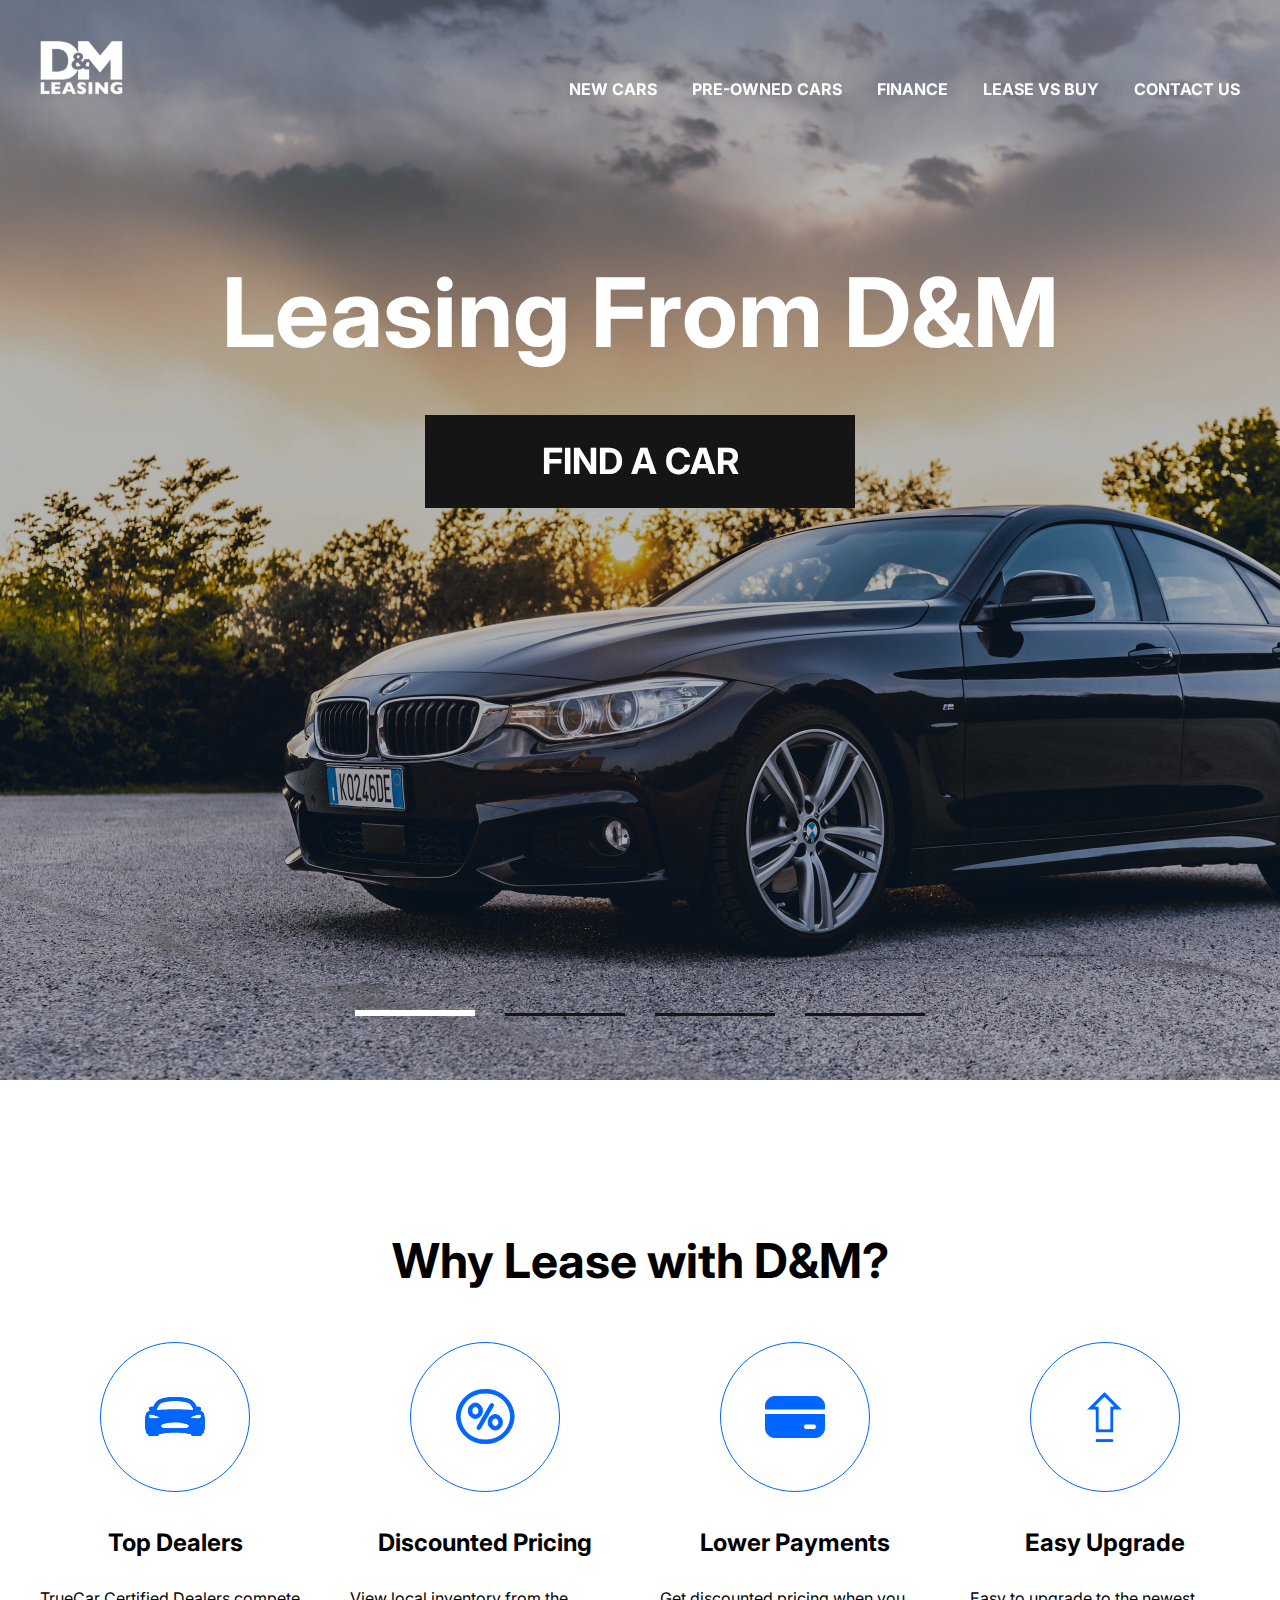
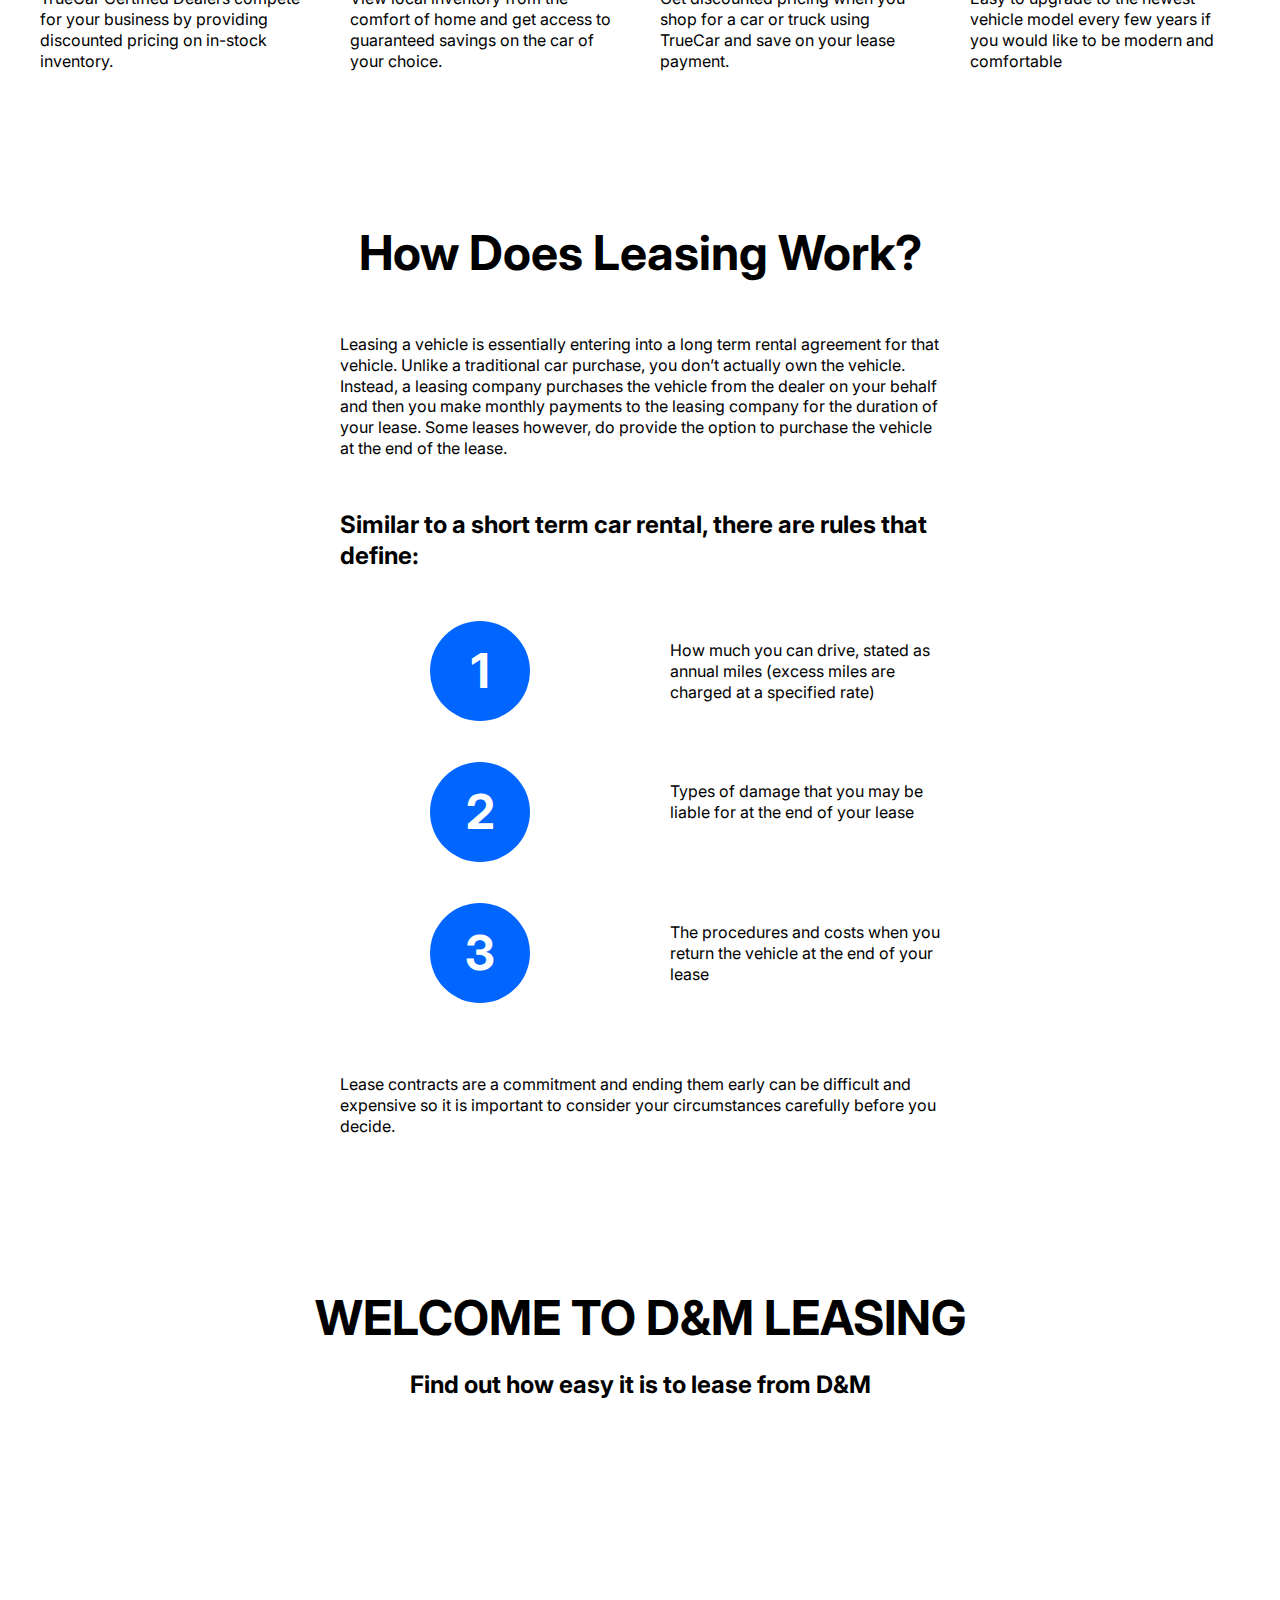
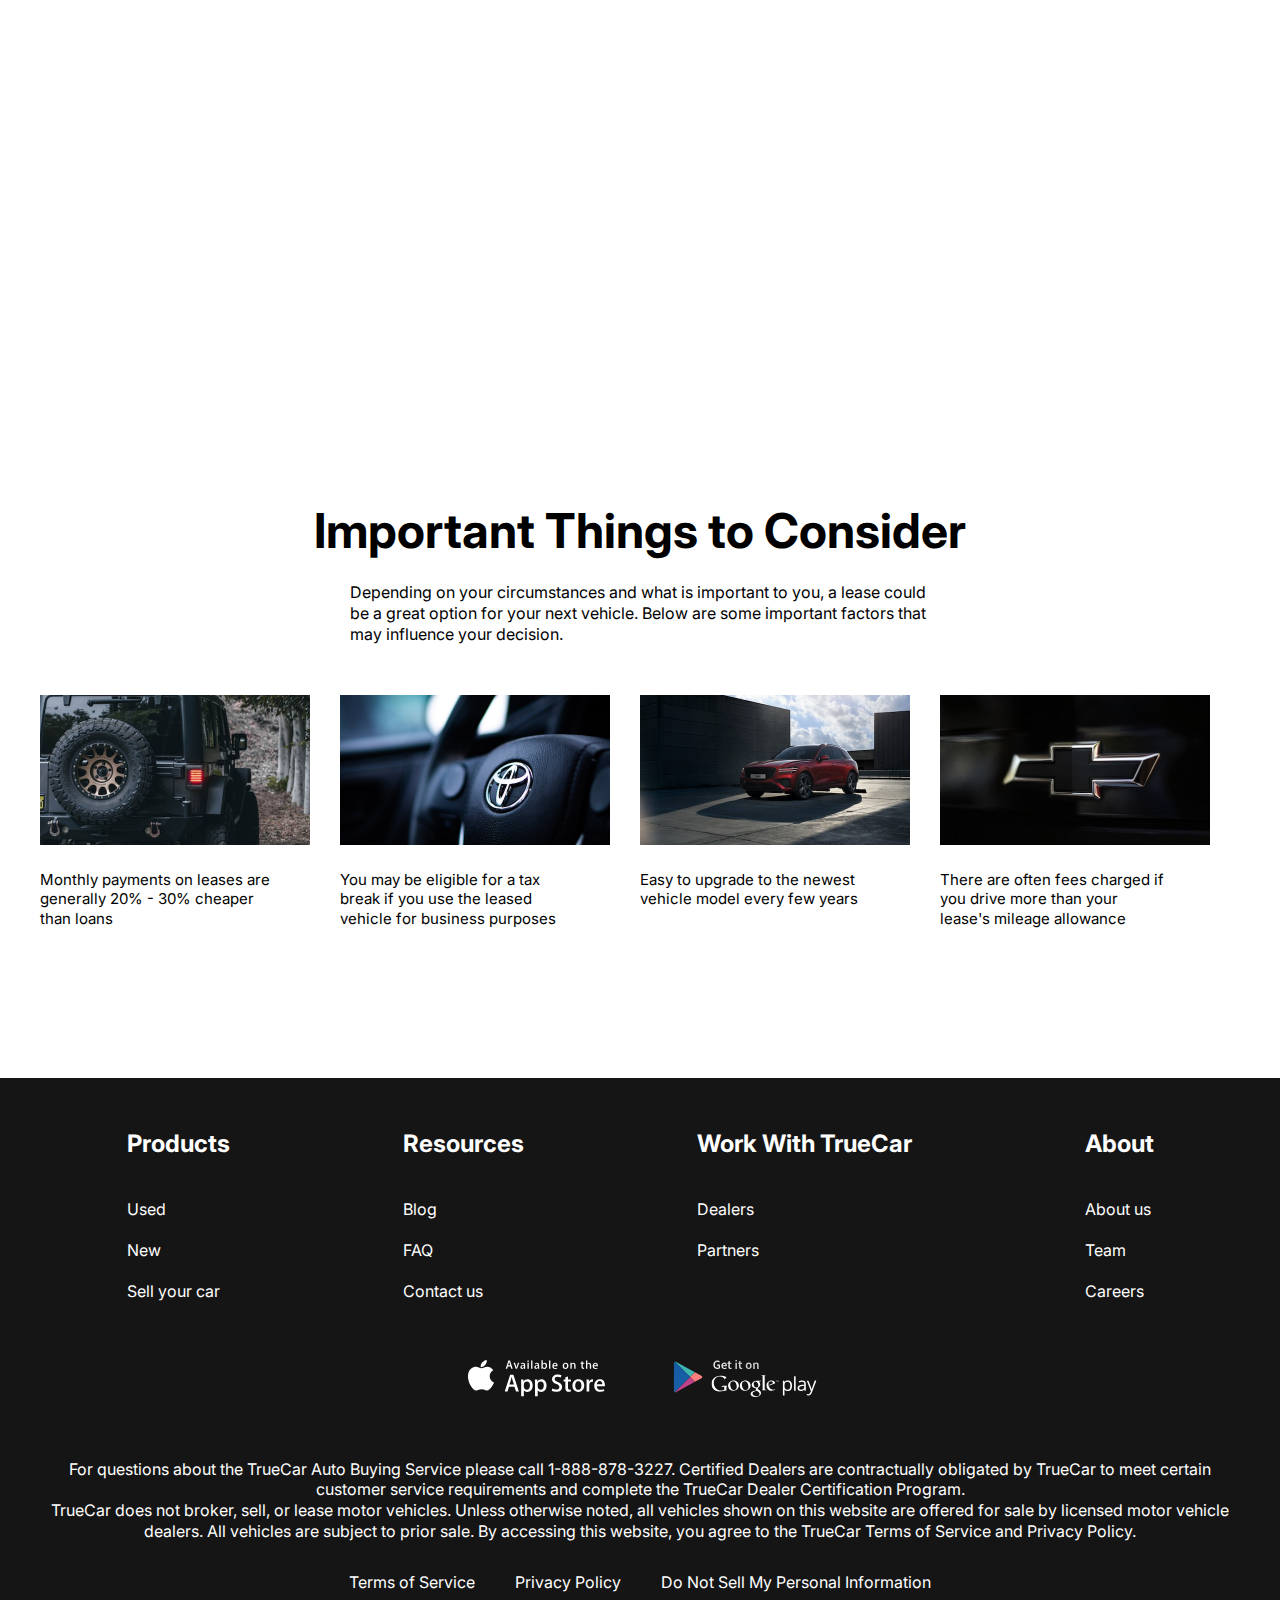
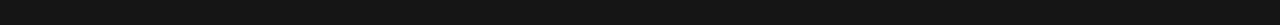
<file: Portfolio/Biggest site with 3 pages ( adaptive + js )/markup/index.html>
<!DOCTYPE html>
<html lang="en">
<head>
    <meta charset="UTF-8">
    <meta name="viewport" content="width=device-width, initial-scale=1.0">
    <title>Document</title>
    <link rel="preconnect" href="https://fonts.googleapis.com">
    <link rel="preconnect" href="https://fonts.gstatic.com" crossorigin>
    <link href="https://fonts.googleapis.com/css2?family=Inter:wght@400;700&family=Montserrat:ital,wght@0,300;0,400;0,700;1,300&display=swap" rel="stylesheet">
    <link
    rel="stylesheet"
    href="https://cdn.jsdelivr.net/npm/swiper@10/swiper-bundle.min.css"/>
    <link rel="stylesheet" href="./css/style.css">
</head>
<body>
    
<div class="wrapper">
    <header class="header header-main">
        <div class="container">
            <div class="header__inner">
                <a href="index.html" class="logo">
                    <img class="logo__img" src="images/logo.svg" alt="">
                </a>
                <nav class="menu">
                    <button class="menu__btn">
                        <span></span>
                        <span></span>
                        <span></span>
                    </button>
                    <ul class="menu__list">
                        <li class="menu__list-item">
                            <a href="new-cars.html" class="menu__list-link">NEW CARS</a>
                        </li>
                        <li class="menu__list-item">
                            <a href="#" class="menu__list-link">PRE-OWNED CARS</a>
                        </li>
                        <li class="menu__list-item">
                            <a href="#" class="menu__list-link">FINANCE</a>
                        </li>
                        <li class="menu__list-item">
                            <a href="#" class="menu__list-link">LEASE VS BUY</a>
                        </li>
                        <li class="menu__list-item">
                            <a href="contacts.html" class="menu__list-link">CONTACT US</a>
                        </li>
                    </ul>
                </nav>
            </div>
        </div>
    </header>


    <main class="main">
        <section class="top">
            <div class="container">
                <h1 class="title">
                    Leasing From D&M
                </h1>
                <a class="top__link" href="new-cars.html">
                    FIND A CAR
                </a>
            </div>
        </section>
        <div class="slider">
            <div class="swiper">
                <div class="swiper-wrapper">
                    <div class="swiper-slide" style="background-image: url(images/slide-1.jpg); width: 1920px; height: 1080px;"></div>
                    <div class="swiper-slide" style="background-image: url(images/slide-2.jpg); width: 1920px; height: 1080px;"></div>
                    <div class="swiper-slide" style="background-image: url(images/slide-3.jpg); width: 1920px; height: 1080px;"></div>
                    <div class="swiper-slide" style="background-image: url(images/slide-4.jpg); width: 1920px; height: 1080px;"></div>
                </div>
            </div>
            <div class="swiper-pagination"></div>
        </div>
        <section class="why-lease">
            <div class="container">
                <h2 class="section-title">
                    Why Lease with D&M?
                </h2>
                <ul class="why-lease__list">
                    <li class="why-lease__item">
                        <img class="why-lease__item-img" src="./images/why-lease-1.svg" alt="">
                        <h3 class="why-lease__item-title">
                            Top Dealers
                        </h3>
                        <p class="why-lease__item-text">
                            TrueCar Certified Dealers compete for your business by providing 
                            discounted pricing on in-stock inventory.
                        </p>
                    </li>
                    <li class="why-lease__item">
                        <img class="why-lease__item-img" src="./images/why-lease-2.svg" alt="">
                        <h3 class="why-lease__item-title">
                            Discounted Pricing
                        </h3>
                        <p class="why-lease__item-text">
                            View local inventory from the comfort of home and get 
                            access to guaranteed savings on the car of your choice.
                        </p>
                    </li>
                    <li class="why-lease__item">
                        <img class="why-lease__item-img" src="./images/why-lease-3.svg" alt="">
                        <h3 class="why-lease__item-title">
                            Lower Payments
                        </h3>
                        <p class="why-lease__item-text">
                            Get discounted pricing when you shop for a car 
                            or truck using TrueCar and save on your lease payment.
                        </p>
                    </li>
                    <li class="why-lease__item">
                        <img class="why-lease__item-img" src="./images/why-lease-4.svg" alt="">
                        <h3 class="why-lease__item-title">
                            Easy Upgrade
                        </h3>
                        <p class="why-lease__item-text">
                            Easy to upgrade to the newest vehicle model 
                            every few years if you would like to be modern and comfortable
                        </p>
                    </li>
                </ul>
            </div>
        </section>
        <section class="how-does">
            <div class="container">
                <div class="how-does__inner">
                    <h2 class="section-title">
                        How Does Leasing Work?
                    </h2>
                    <p class="how-does__text">
                        Leasing a vehicle is essentially entering into a 
                        long term rental agreement for that vehicle. 
                        Unlike a traditional car purchase, you don’t actually own the vehicle. 
                        Instead, a leasing company purchases the vehicle from the dealer on your 
                        behalf and then you make monthly payments to the leasing company for the duration of your lease. 
                        Some leases however, do provide the option to purchase the vehicle at the end of the lease.
                    </p>
                    <h4 class="how-does__title">
                        Similar to a short term car rental, there are rules that define:
                    </h4>
                    <ol class="how-does__list">
                        <li class="how-does-item">
                            How much you can drive, stated as annual miles (excess miles are charged at a specified rate)
                        </li>
                        <li class="how-does-item">
                            Types of damage that you may be liable for at the end of your lease
                        </li>
                        <li class="how-does-item">
                            The procedures and costs when you return the vehicle at the end of your lease
                        </li>
                    </ol>
                    <p class="how-does__text">
                        Lease contracts are a commitment and ending them early can be difficult 
                        and expensive so it is 
                        important to consider your circumstances carefully before you decide.
                    </p>
                </div>
            </div>
        </section>
        <section class="video">
            <div class="container">
                <h2 class="section-title video__title">
                    WELCOME TO D&M LEASING
                </h2>
                <p class="video__text">
                    Find out how easy it is to lease from D&M
                </p>
                <iframe class="video__content" width="1000" height="500" src="https://www.youtube.com/embed/I8zJTDxfri4" 
                title="YouTube video player" 
                frameborder="0" allow="accelerometer; autoplay; clipboard-write; encrypted-media; gyroscope; picture-in-picture; web-share" 
                allowfullscreen>
                </iframe>
            </div>
        </section>
        <section class="important">
            <div class="container">
                <h2 class="section-title important__title">
                    Important Things to Consider
                </h2>
                <p class="important__text">
                    Depending on your circumstances and what is important to you, a lease could be a great option for your next vehicle. 
                    Below are some important factors that may influence your decision.
                </p>
                <ul class="important__list">
                    <li class="importanr__item">
                        <img class="important__item-img" src="./images/imp-1.jpg" alt="">
                        <p class="important__item-text">
                            Monthly payments on leases are generally 20% - 30% cheaper than loans
                        </p>
                    </li>
                    <li class="importanr__item">
                        <img class="important__item-img" src="./images/imp-2.jpg" alt="">
                        <p class="important__item-text">
                            You may be eligible for a tax break if you use the leased vehicle for business purposes
                        </p>
                    </li>
                    <li class="importanr__item">
                        <img class="important__item-img" src="./images/imp-3.jpg" alt="">
                        <p class="important__item-text">
                            Easy to upgrade to the newest vehicle model every few years
                        </p>
                    </li>
                    <li class="importanr__item">
                        <img class="important__item-img" src="./images/imp-4.jpg" alt="">
                        <p class="important__item-text">
                            There are often fees charged if you drive more than your lease's mileage allowance
                        </p>
                    </li>
                </ul>
            </div>
        </section>
    </main>

    
    <footer class="footer">
        <div class="container">
            <nav class="footer__menu">
                <ul class="footer__menu-list">
                    <li class="footer__menu-item">
                        <p class="footer__menu-title">Products</p>
                    </li>
                    <li class="footer__menu-item">
                        <a href="#" class="footer__menu-link">Used</a>
                    </li>
                    <li class="footer__menu-item">
                        <a href="#" class="footer__menu-link">New</a>
                    </li>
                    <li class="footer__menu-item">
                        <a href="#" class="footer__menu-link">Sell your car</a>
                    </li>
                </ul>
                <ul class="footer__menu-list">
                    <li class="footer__menu-item">
                        <p class="footer__menu-title">Resources</p>
                    </li>
                    <li class="footer__menu-item">
                        <a href="#" class="footer__menu-link">Blog</a>
                    </li>
                    <li class="footer__menu-item">
                        <a href="#" class="footer__menu-link">FAQ</a>
                    </li>
                    <li class="footer__menu-item">
                        <a href="contacts.html" class="footer__menu-link">Contact us</a>
                    </li>
                </ul>
                <ul class="footer__menu-list">
                    <li class="footer__menu-item">
                        <p class="footer__menu-title">Work With TrueCar</p>
                    </li>
                    <li class="footer__menu-item">
                        <a href="#" class="footer__menu-link">Dealers</a>
                    </li>
                    <li class="footer__menu-item">
                        <a href="#" class="footer__menu-link">Partners</a>
                    </li>
                </ul>
                <ul class="footer__menu-list">
                    <li class="footer__menu-item">
                        <p class="footer__menu-title">About</p>
                    </li>
                    <li class="footer__menu-item">
                        <a href="#" class="footer__menu-link">About us</a>
                    </li>
                    <li class="footer__menu-item">
                        <a href="#" class="footer__menu-link">Team</a>
                    </li>
                    <li class="footer__menu-item">
                        <a href="#" class="footer__menu-link">Careers</a>
                    </li>
                </ul>
            </nav>
            <ul class="app">
                <li class="app__item">
                    <a class="app__item-link" href="#">
                        <img class="app__item-img" src="images/appstore.svg" alt="">
                    </a>
                </li>
                <li class="app__item">
                    <a class="app__item-link" href="#">
                        <img class="app__item-img" src="images/googleplay.svg" alt="">
                    </a>
                </li>
            </ul>
            <div class="footer__copy">
                <p class="footer__copy-text">
                    For questions about the TrueCar Auto Buying Service please call 1-888-878-3227.
                    Certified Dealers are contractually obligated by TrueCar to meet certain customer service requirements and complete the TrueCar Dealer Certification Program.
                </p>
                <p class="footer__copy-text">
                    TrueCar does not broker, sell, or lease motor vehicles. Unless otherwise noted, all vehicles shown on this website are offered for sale by licensed motor vehicle dealers. All vehicles are subject to prior sale. By accessing this website, you agree to the TrueCar Terms of Service and Privacy Policy.
                </p>
            </div>
            <nav class="copy__nav">
                <ul class="copy__nav-list">
                    <li class="copy__nav-item">
                        <a href="#" class="copy__nav-link">Terms of Service</a>
                    </li>
                    <li class="copy__nav-item">
                        <a href="#" class="copy__nav-link">Privacy Policy</a>
                    </li>
                    <li class="copy__nav-item">
                        <a href="#" class="copy__nav-link">Do Not Sell My Personal Information</a>
                    </li>
                </ul>
            </nav>
        </div>
    </footer>
</div>

<script src="https://cdn.jsdelivr.net/npm/swiper@10/swiper-bundle.min.js"></script>
<script src="js/main.js"></script>

</body>
</html>
</file>
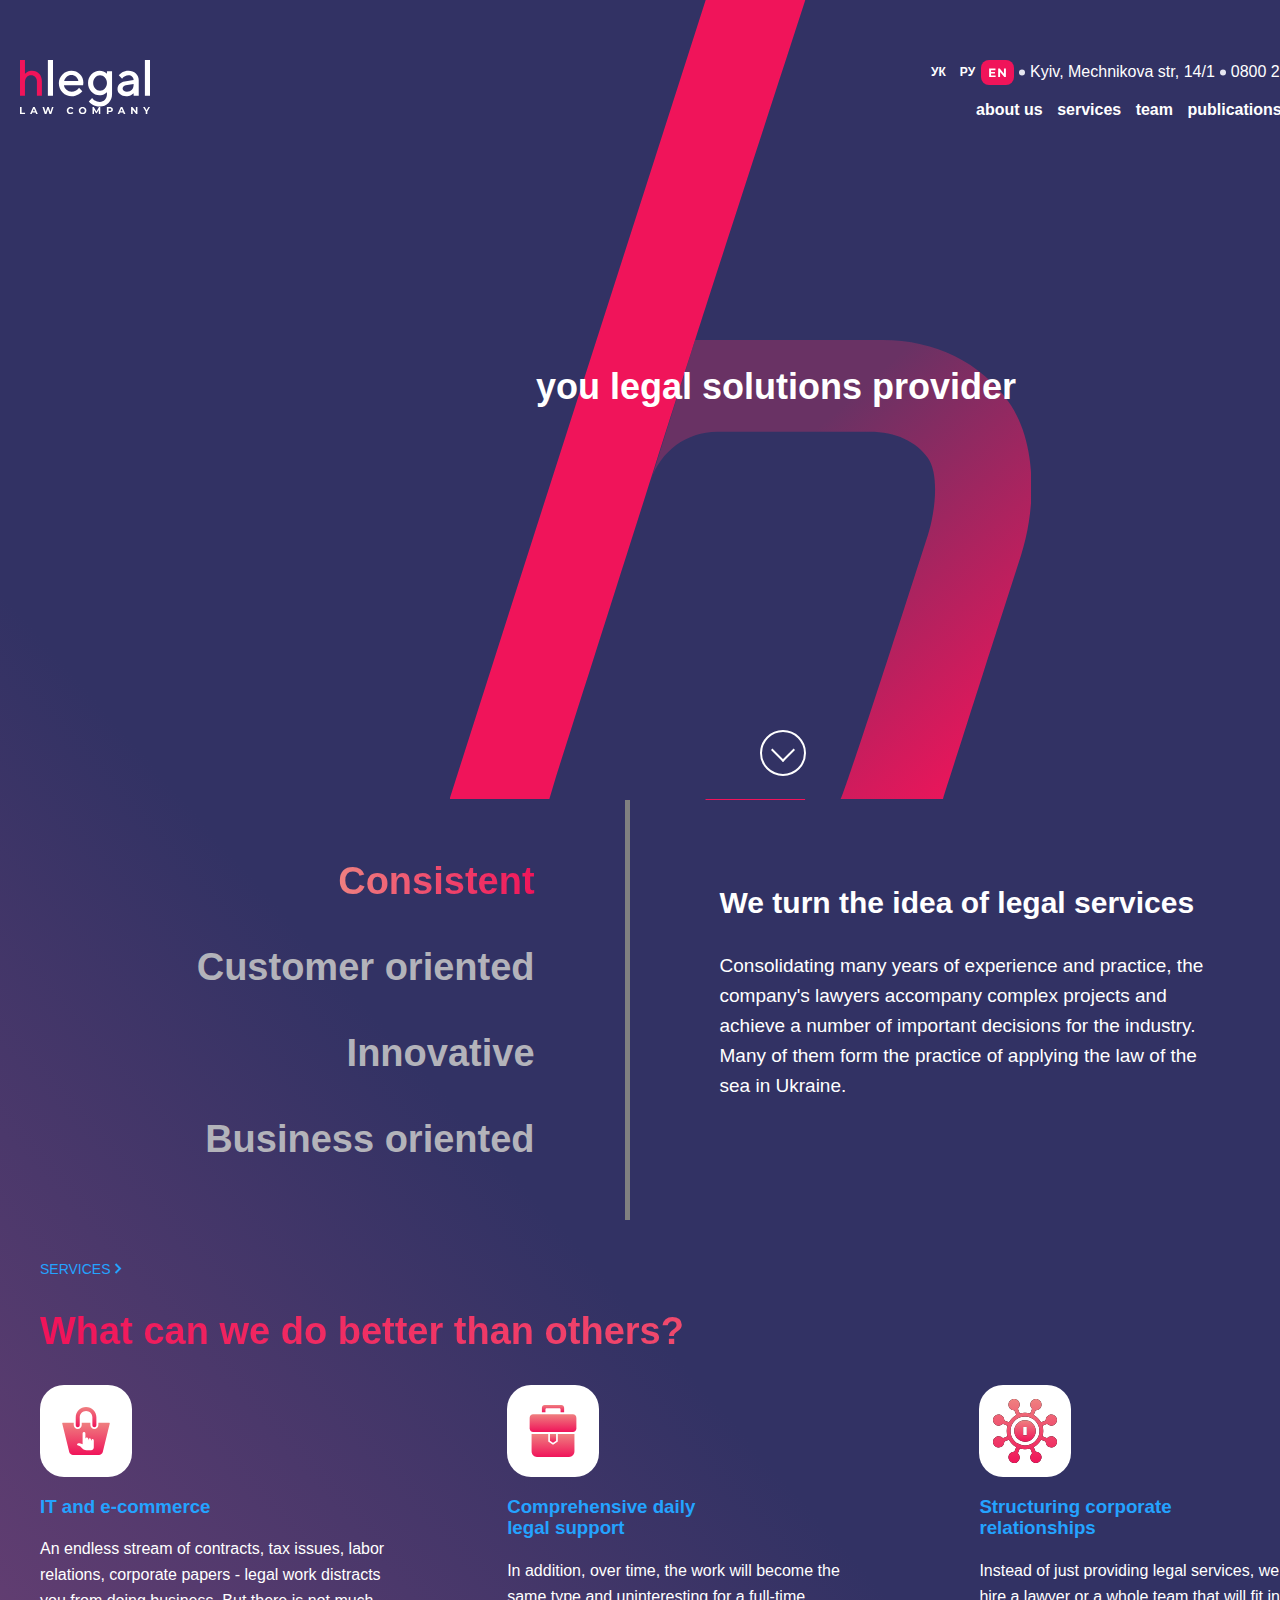
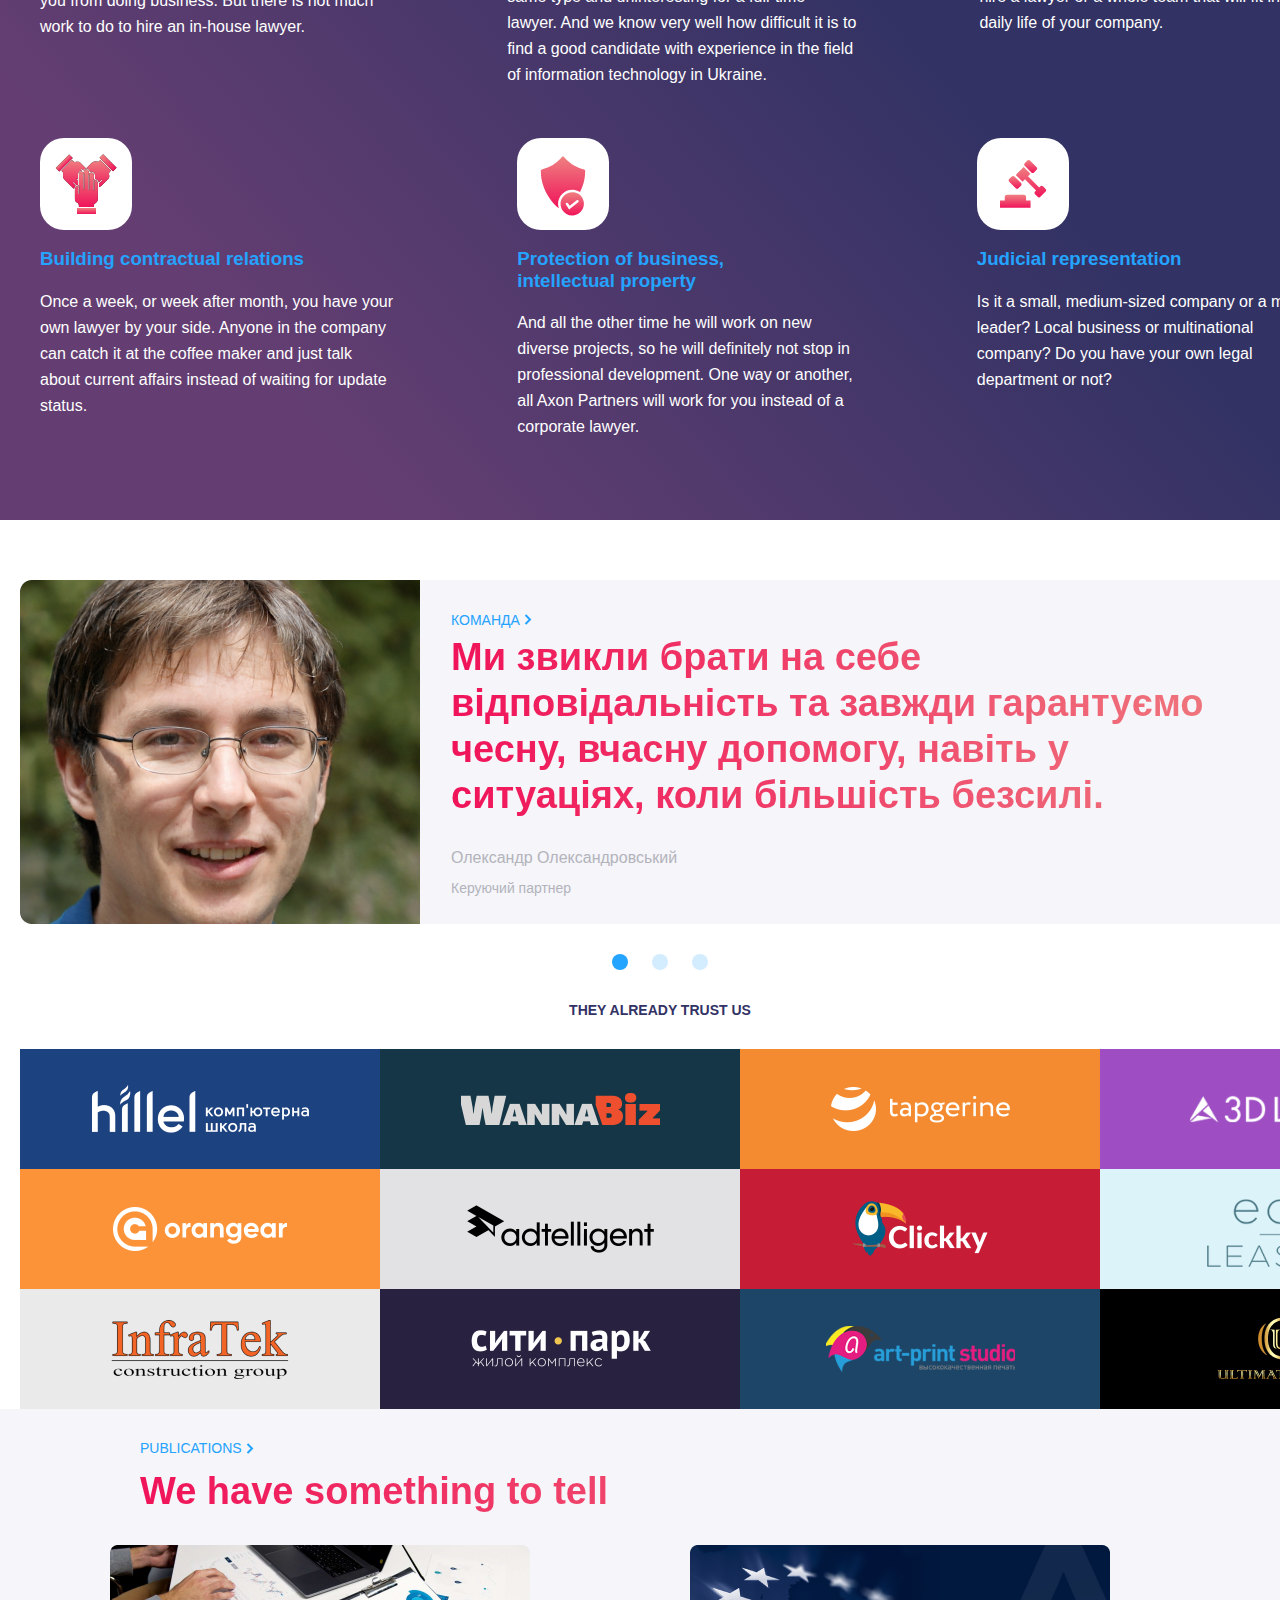
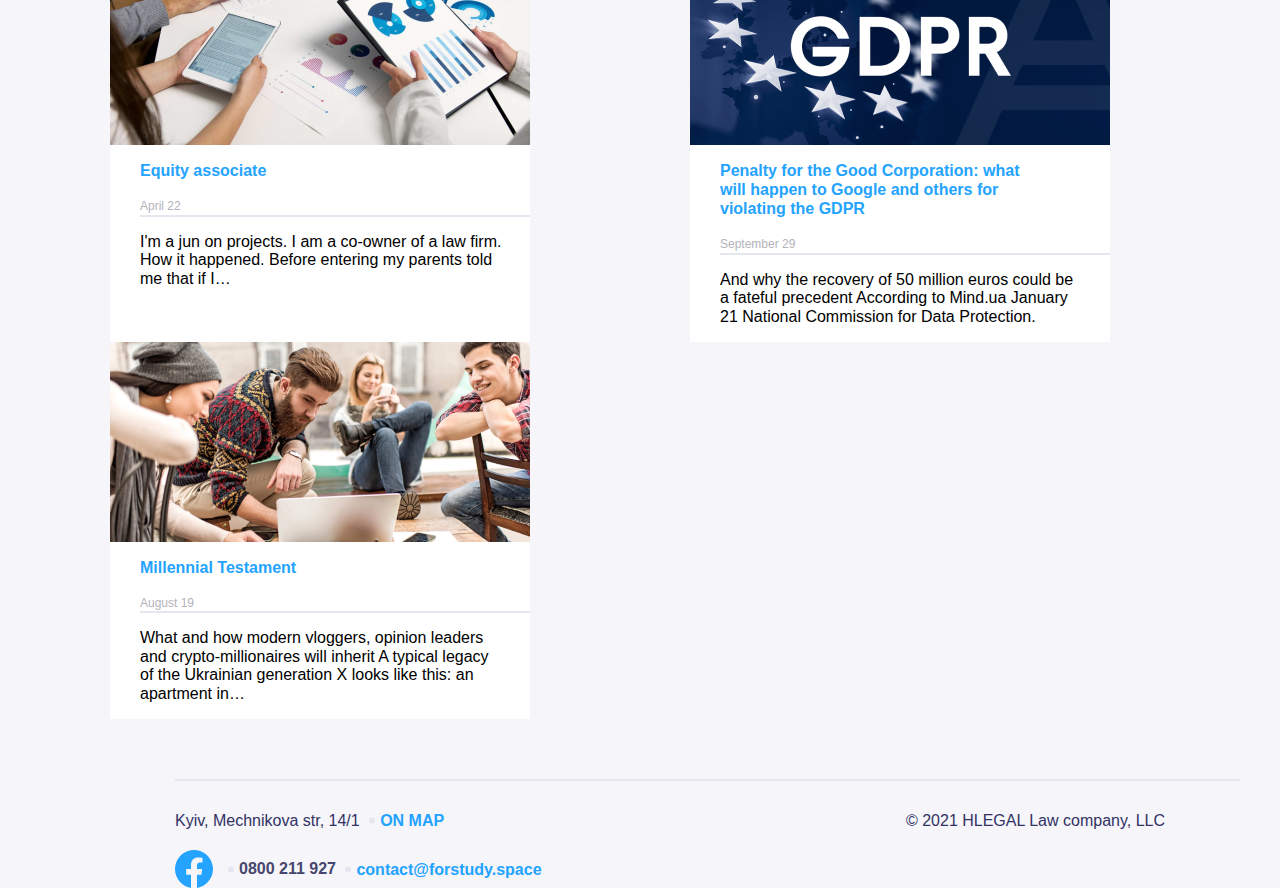
<file: Portfolio/layout site 1/markup/index.html>
<!DOCTYPE html>
<html lang="en">
<head>
    <meta charset="UTF-8">
    <meta http-equiv="X-UA-Compatible" content="IE=edge">
    <meta name="viewport" content="width=device-width, initial-scale=1.0">
    <title>Document</title>
    <link rel="stylesheet" href="./css/normalize.css">
    <link rel="stylesheet" href="./fonts/">
    <link rel="stylesheet" href="./css/style.css">
</head>
<body>
    <div id="wrapper">
        <header id="header">
    
        </header>
        <main id="main">
            <div class="navigation">
                <div class="container">
                    <div class="main-top">
                        <div class="header-top">
                            <div class="header-menu-left">
                                <a href="#">
                                    <img src="./images/logo-1.svg" alt="">
                                </a>
                                <a href="#">
                                    <img src="./images/logo-2.svg" alt="">
                                </a>
                            </div>
                        </div>
                        <div class="image-wrap">
                            <div class="title-image-wrap">
                                <h1>you legal solutions provider</h1>
                            </div>
                        </div>
                        <div class="header-menu-right">
                            <div class="contacts">
                                <a href="#" class="lang-uk">УК</a>
                                <a href="#" class="lang-ru">РУ</a>
                                <a href="#" class="leng-en"><img src="./images/logo-03.svg" alt=""></a>
                                <span><img class="footer-bot-img" src="./images/logo-04.svg" alt=""></span>
                                <span class="adress">Kyiv, Mechnikova str, 14/1</span>
                                <span><img class="footer-bot-img" src="./images/logo-04.svg" alt=""></span>
                                <a class="tell" href="tell:0800211927">0800 211 927</a>
                                <span><img class="footer-bot-img" src="./images/logo-04.svg" alt=""></span>
                                <a href="#"><img src="./images/logo-05.svg" alt=""></a>      
                            </div>
                            <div class="menu">
                                <ul>
                                    <li><a href="#">about us</a></li>
                                    <li><a href="#">services</a></li>
                                    <li><a href="#">team</a></li>
                                    <li><a href="#">publications</a></li>
                                    <li><a href="#">contact</a></li>
                                </ul>
                            </div>
                        </div> 
                    </div>
                    <div class="button-main-top">
                        <a href="#id1" class="next">next</a>
                        <!-- <a href="#id1"><img src="./images/logo-06.svg" alt=""></a> -->
                    </div>
                    <div class="main-mid">
                        <div class="container">
                            <div class="infosection-main-mid">
                                <div class="info-main-mid">
                                    <ul id="id1">
                                        <li class="color-button-mid">Consistent</li>
                                        <li>Customer oriented</li>
                                        <li>Innovative</li>
                                        <li>Business oriented</li>
                                    </ul>
                                </div>
                                <div class="information-main-mid">
                                    <h2>We turn the idea of legal services</h2>
                                    <span>Consolidating many years of experience and practice, the<br>company's lawyers accompany complex projects and<br>achieve a number of important decisions for the industry.<br>Many of them form the practice of applying the law of the<br>sea in Ukraine.</span>
                                </div>
                            </div>
                        </div>
                    </div>
                    <div class="main-bot">
                        <div class="container">
                            <div class="title-main-bot">
                                <a href="#">SERVICES <img class="symbol" src="./images/logo-07.svg" alt=""></a>
                                <h2>What can we do better than others?</h2>
                            </div>
                            <div class="infosection-main-bot">
                                <ul class="list">
                                    <li>
                                        <img src="./images/logo-08.svg" alt="">
                                        <h3>IT and e-commerce</h3>
                                        <span>An endless stream of contracts, tax issues, labor<br>relations, corporate papers - legal work distracts<br>you from doing business. But there is not much<br>work to do to hire an in-house lawyer.</span>
                                    </li>
                                    <li>
                                        <img src="./images/logo-09.svg" alt="">
                                        <h3>Comprehensive daily<br>legal support</h3>
                                        <span>In addition, over time, the work will become the<br>same type and uninteresting for a full-time<br>lawyer. And we know very well how difficult it is to<br>find a good candidate with experience in the field<br>of information technology in Ukraine.</span>
                                    </li>
                                    <li>
                                        <img src="./images/logo-10.svg" alt="">
                                        <h3>Structuring corporate<br>relationships</h3>
                                        <span>Instead of just providing legal services, we will<br>hire a lawyer or a whole team that will fit into the<br>daily life of your company.</span>
                                    </li>
                                </ul>
                            </div>
                            <div class="infosection-main-bot">
                                <ul class="list">
                                    <li>
                                        <img src="./images/logo-11.svg" alt="">
                                        <h3>Building contractual relations</h3>
                                        <span>Once a week, or week after month, you have your<br>own lawyer by your side. Anyone in the company<br>can catch it at the coffee maker and just talk<br>about current affairs instead of waiting for update<br>status.</span>
                                    </li>
                                    <li>
                                        <img src="./images/logo-12.svg" alt="">
                                        <h3>Protection of business,<br>intellectual property</h3>
                                        <span>And all the other time he will work on new<br>diverse projects, so he will definitely not stop in<br>professional development. One way or another,<br>all Axon Partners will work for you instead of a<br>corporate lawyer.</span>
                                    </li>
                                    <li>
                                        <img src="./images/logo-13.svg" alt="">
                                        <h3>Judicial representation</h3>
                                        <span>Is it a small, medium-sized company or a market<br>leader? Local business or multinational<br>company? Do you have your own legal<br>department or not?</span>
                                    </li>
                                </ul>
                            </div>
                        </div>
                    </div>
                </div>
            </div>
            <div class="member-section">
                <div class="container">
                    <div class="member-block">
                        <div class="img-member">
                            <img src="./images/img-02.png" alt="">
                        </div>
                        <div class="text-member">
                            <a href="#">КОМАНДА <img class="symbol" src="./images/logo-07.svg" alt=""></a>
                            <h3>Ми звикли брати на себе<br>відповідальність та завжди гарантуємо<br>чесну, вчасну допомогу, навіть у<br>ситуаціях, коли більшість безсилі.</h3>
                            <div class="about-member">
                                <span class="name">Олександр Олександровський</span>
                                <span class="member-position">Керуючий партнер</span>
                            </div>
                        </div>
                    </div>
                </div>
            </div>
            <div class="points">
                <div class="container">
                    <div class="links">
                        <a href="#"><img src="./images/logo-14.svg" alt=""></a>
                        <a href="#"><img src="./images/logo-15.svg" alt=""></a>
                        <a href="#"><img src="./images/logo-16.svg" alt=""></a>
                    </div>
                </div>
            </div>
            <div class="link-company">
                <div class="container">
                    <div class="link-text">
                        <a href="#id2">THEY ALREADY TRUST US</a>
                    </div>
                </div>
            </div>
            <div class="table">
                <div class="container">
                    <table class="companies">
                        <tbody id="id2">
                            <tr>
                                <td> <a href="#"><img class="img-companies" src="./images/img-03.png" alt=""></a></td>
                                <td> <a href="#"><img src="./images/img-04.png" alt=""></a></td>
                                <td> <a href="#"><img src="./images/img-05.png" alt=""></a></td>
                                <td> <a href="#"><img src="./images/img-06.png" alt=""></a></td>
                            </tr>
                            <tr>
                                <td><a href="#"><img src="./images/img-07.png" alt=""></a></td>
                                <td><a href="#"><img src="./images/img-08.png" alt=""></a></td>
                                <td><a href="#"><img src="./images/img-09.png" alt=""></a></td>
                                <td><a href="#"><img src="./images/img-10.png" alt=""></a></td>
                            </tr>
                            <tr>
                                <td><a href="#"><img src="./images/img-11.png" alt=""></a></td>
                                <td><a href="#"><img src="./images/img-12.png" alt=""></a></td>
                                <td><a href="#"><img src="./images/img-13.png" alt=""></a></td>
                                <td><a href="#"><img src="./images/img-14.png" alt=""></a></td>
                            </tr>
                        </tbody>
                    </table>
                </div>
            </div>
        </main>
        <footer id="footer">
            <div class="footer-top">
                <div class="container">
                    <div class="title-footer-top">
                        <a href="#">PUBLICATIONS <img class="symbol" src="./images/logo-07.svg" alt=""></a>
                        <h2>We have something to tell</h2>
                    </div>
                </div>
            </div>
            <div class="footer-mid">
                <div class="container">
                    <div class="footer-infoblock">
                        <div class="infosetion-footer">
                            <img src="./images/img-15.png" alt="">
                            <div class="footer-ass">
                                <h3>Equity associate</h3>
                                <span>April 22</span>
                                <div class="footer-mid-text">
                                    <p>I'm a jun on projects. I am a co-owner of a law firm.<br>How it happened. Before entering my parents told<br>me that if I…</p>
                                </div>
                            </div>
                        </div>
                        <div class="infosetion-footer">
                            <img src="./images/img-16.png" alt="">
                            <div class="footer-ass">
                                <h3>Penalty for the Good Corporation: what<br>will happen to Google and others for<br>violating the GDPR</h3>
                                <span>September 29</span>
                                <div class="footer-mid-text">
                                    <p>And why the recovery of 50 million euros could be<br>a fateful precedent According to Mind.ua January<br>21 National Commission for Data Protection.</p>
                                </div>
                            </div>
                        </div>
                        <div class="infosetion-footer">
                            <img src="./images/img-17.png" alt="">
                            <div class="footer-ass">
                                <h3>Millennial Testament</h3>
                                <span>August 19</span>
                                <div class="footer-mid-text">
                                    <p>What and how modern vloggers, opinion leaders<br>and crypto-millionaires will inherit A typical legacy<br>of the Ukrainian generation X looks like this: an<br>apartment in…</p>
                                </div>
                            </div>
                        </div>
                    </div>
                </div>
            </div>
            <div class="footer-bot">
                <div class="container">
                    <div class="footer-bot-info">
                        <div class="test">
                            <div class="contacts-top">
                                <span>Kyiv, Mechnikova str, 14/1</span>
                                <a href="#"> <img class="footer-bot-img" src="./images/logo-04.svg" alt="">ON MAP</a>
                            </div>
                            <div class="contacts-bot">
                                <a href="#"><img class="contacts-logo" src="./images/logo-17.svg" alt=""></a> <img class="footer-bot-img" src="./images/logo-04.svg" alt="">
                                <a class="tell-bot" href="tell:0800211927">0800 211 927 <img class="footer-bot-img" src="./images/logo-04.svg" alt=""></a>
                                <span>contact@forstudy.space</span>
                            </div>
                        </div>
                        <div class="footer-end">
                            <div class="container">
                                <div class="footer-end-info">
                                    <span>© 2021 HLEGAL Law company, LLC</span>
                                </div>
                            </div>
                        </div>
                    </div>
                </div>
            </div>
        </footer>
    </div>
</body>
</html>
</file>
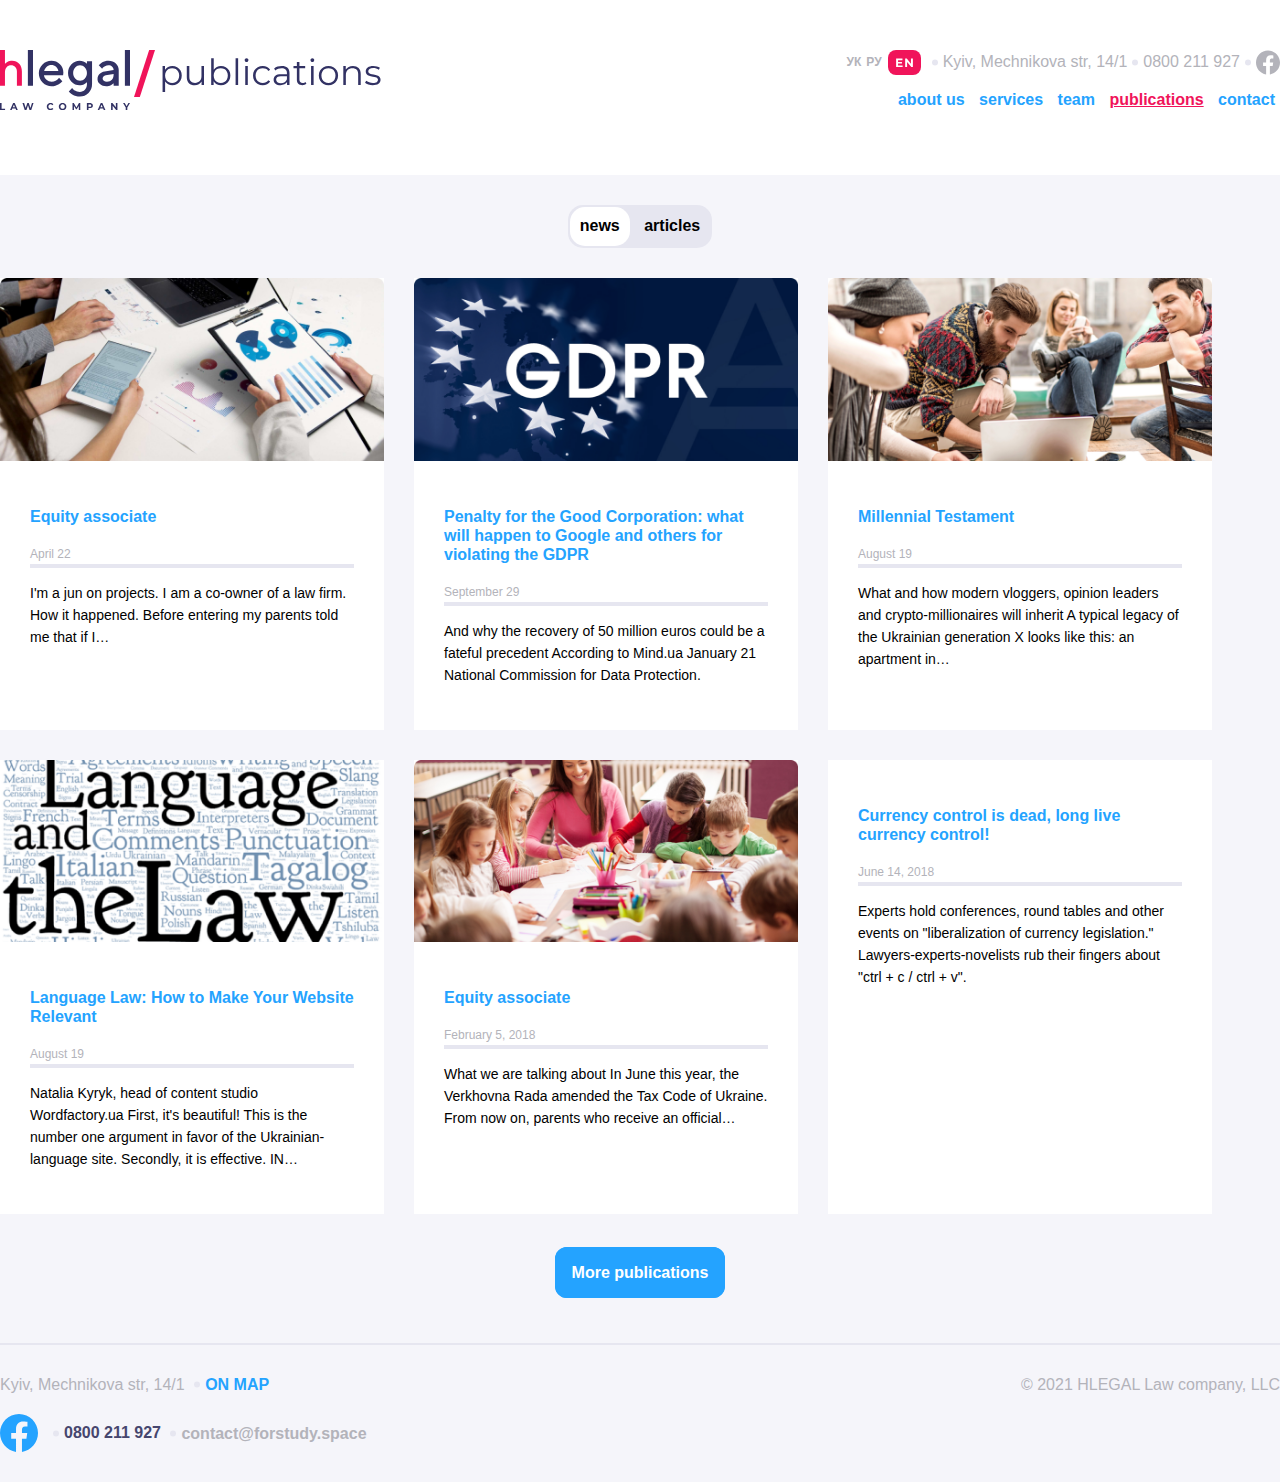
<file: Portfolio/layout site 2/markup/index.html>
<!DOCTYPE html>
<html lang="en">
<head>
    <meta charset="UTF-8">
    <meta http-equiv="X-UA-Compatible" content="IE=edge">
    <meta name="viewport" content="width=device-width, initial-scale=1.0">
    <title>Document</title>
    <link rel="stylesheet" href="./css/normalize.css">
    <link rel="stylesheet" href="./fonts/">
    <link rel="stylesheet" href="./css/style.css">
</head>
<body>
    <header id="header">
        <div class="navigation">
            <div class="container">
                <div class="header-top">
                    <div class="header-left">
                        <a href="#"><img src="./images/logo-01.svg" alt=""></a>
                    </div>
                    <div class="header-right">
                        <div class="contacts">
                            <a href="#" class="lang-uk">УК</a>
                            <a href="#" class="lang-ru">РУ</a>
                            <a href="#" class="lang-en"><img src="./images/logo-03.svg" alt=""></a>
                            <span><img class="img-point" src="./images/logo-02.svg" alt=""></span>
                            <span class="adress">Kyiv, Mechnikova str, 14/1</span>
                            <span><img class="img-point" src="./images/logo-02.svg" alt=""></span>
                            <a class="tell" href="tell:0800211927">0800 211 927</a>
                            <span><img class="img-point" src="./images/logo-02.svg" alt=""></span>
                            <a href="#"><img src="./images/logo-04.svg" alt=""></a>      
                        </div>
                        <div class="menu">
                            <!-- <input id="opener" type="checkbox"> -->
                            <label class="opener" for="opener"><span></span></label>
                            <ul class="header-menu">
                                <li><a href="#">about us</a></li>
                                <li><a href="#">services</a></li>
                                <li><a href="#">team</a></li>
                                <li class="color-button"><a href="#">publications</a></li>
                                <li><a href="#">contact</a></li>
                            </ul>
                        </div>
                    </div>
                </div>
            </div>
        </div>
    </header>
    <main id="main">
        
    </main> 
    <footer id="footer">
        <div class="footer-top">
            <div class="container">
                <div class="footer-top-buttons">
                    <div class="footer-label">
                        <button class="active">news</button>
                        <button>articles</button>
                    </div>
                </div>
                <div class="footer-list">
                    <div class="footer-info">
                        <ul class="menu-list">
                            <li>
                                <img src="./images/img-01.png" alt="">
                                <div class="menu-text">
                                    <h3>Equity associate</h3>
                                    <span>April 22</span>
                                    <div class="border">
                                        <p>I'm a jun on projects. I am a co-owner of a law firm. How it happened. Before entering my parents told me that if I…</p>
                                    </div>
                                </div>
                            </li>
                            <li>
                                <img src="./images/img-02.png" alt="">
                                <div class="menu-text">
                                    <h3>Penalty for the Good Corporation: what will happen to Google and others for violating the GDPR</h3>
                                    <span>September 29</span>
                                    <div class="border">
                                        <p>And why the recovery of 50 million euros could be a fateful precedent According to Mind.ua January 21 National Commission for Data Protection.</p>
                                    </div>
                                </div>
                            </li>
                            <li>
                                <img src="./images/img-03.png" alt="">
                                <div class="menu-text">
                                    <h3>Millennial Testament</h3>
                                    <span>August 19</span>
                                    <div class="border">
                                        <p>What and how modern vloggers, opinion leaders and crypto-millionaires will inherit A typical legacy of the Ukrainian generation X looks like this: an apartment in…</p>
                                    </div>
                                </div>
                            </li>
                            <li>
                                <img src="./images/img-04.png" alt="">
                                <div class="menu-text">
                                    <h3>Language Law: How to Make Your Website Relevant</h3>
                                    <span>August 19</span>
                                    <div class="border">
                                        <p>Natalia Kyryk, head of content studio Wordfactory.ua First, it's beautiful! This is the number one argument in favor of the Ukrainian-language site. Secondly, it is effective. IN…</p>
                                    </div>
                                </div>
                            </li>
                            <li>
                                <img src="./images/img-05.png" alt="">
                                <div class="menu-text">
                                    <h3>Equity associate</h3>
                                    <span>February 5, 2018</span>
                                    <div class="border">
                                        <p>What we are talking about In June this year, the Verkhovna Rada amended the Tax Code of Ukraine. From now on, parents who receive an official…</p>
                                    </div>
                                </div>
                            </li>
                            <li>
                                <div class="menu-text">
                                    <h3>Currency control is dead, long live currency control!</h3>
                                    <span>June 14, 2018</span>
                                    <div class="border">
                                        <p>Experts hold conferences, round tables and other events on "liberalization of currency legislation." Lawyers-experts-novelists rub their fingers about "ctrl + c / ctrl + v".</p>
                                    </div>
                                </div>
                            </li>
                        </ul>
                    </div>
                </div>
            </div>
            <div class="footer-but-link">
                <div class="link">
                    <a href="#">More publications</a>
                </div>
            </div>
        </div>
        <div class="footer-bot">
            <div class="container">
                <div class="footer-bot-info">
                    <div class="test">
                        <div class="contacts-top">
                            <span>Kyiv, Mechnikova str, 14/1</span>
                            <a href="#"><img class="img-point" src="./images/logo-02.svg" alt="">ON MAP</a>
                        </div>
                        <div class="contacts-bot">
                            <a href="#"><img class="contacts-logo" src="./images/logo-05.svg" alt=""></a> <img class="img-point" src="./images/logo-02.svg" alt="">
                            <a class="tell-bot" href="tell:0800211927">0800 211 927 <img class="img-point" src="./images/logo-02.svg" alt=""></a>
                            <span>contact@forstudy.space</span>
                        </div>
                    </div>
                    <div class="footer-end">
                        <div class="container">
                            <div class="footer-end-info">
                                <span>© 2021 HLEGAL Law company, LLC</span>
                            </div>
                        </div>
                    </div>
                </div>
            </div>
        </div>
    </footer>
</body>
</html>
</file>
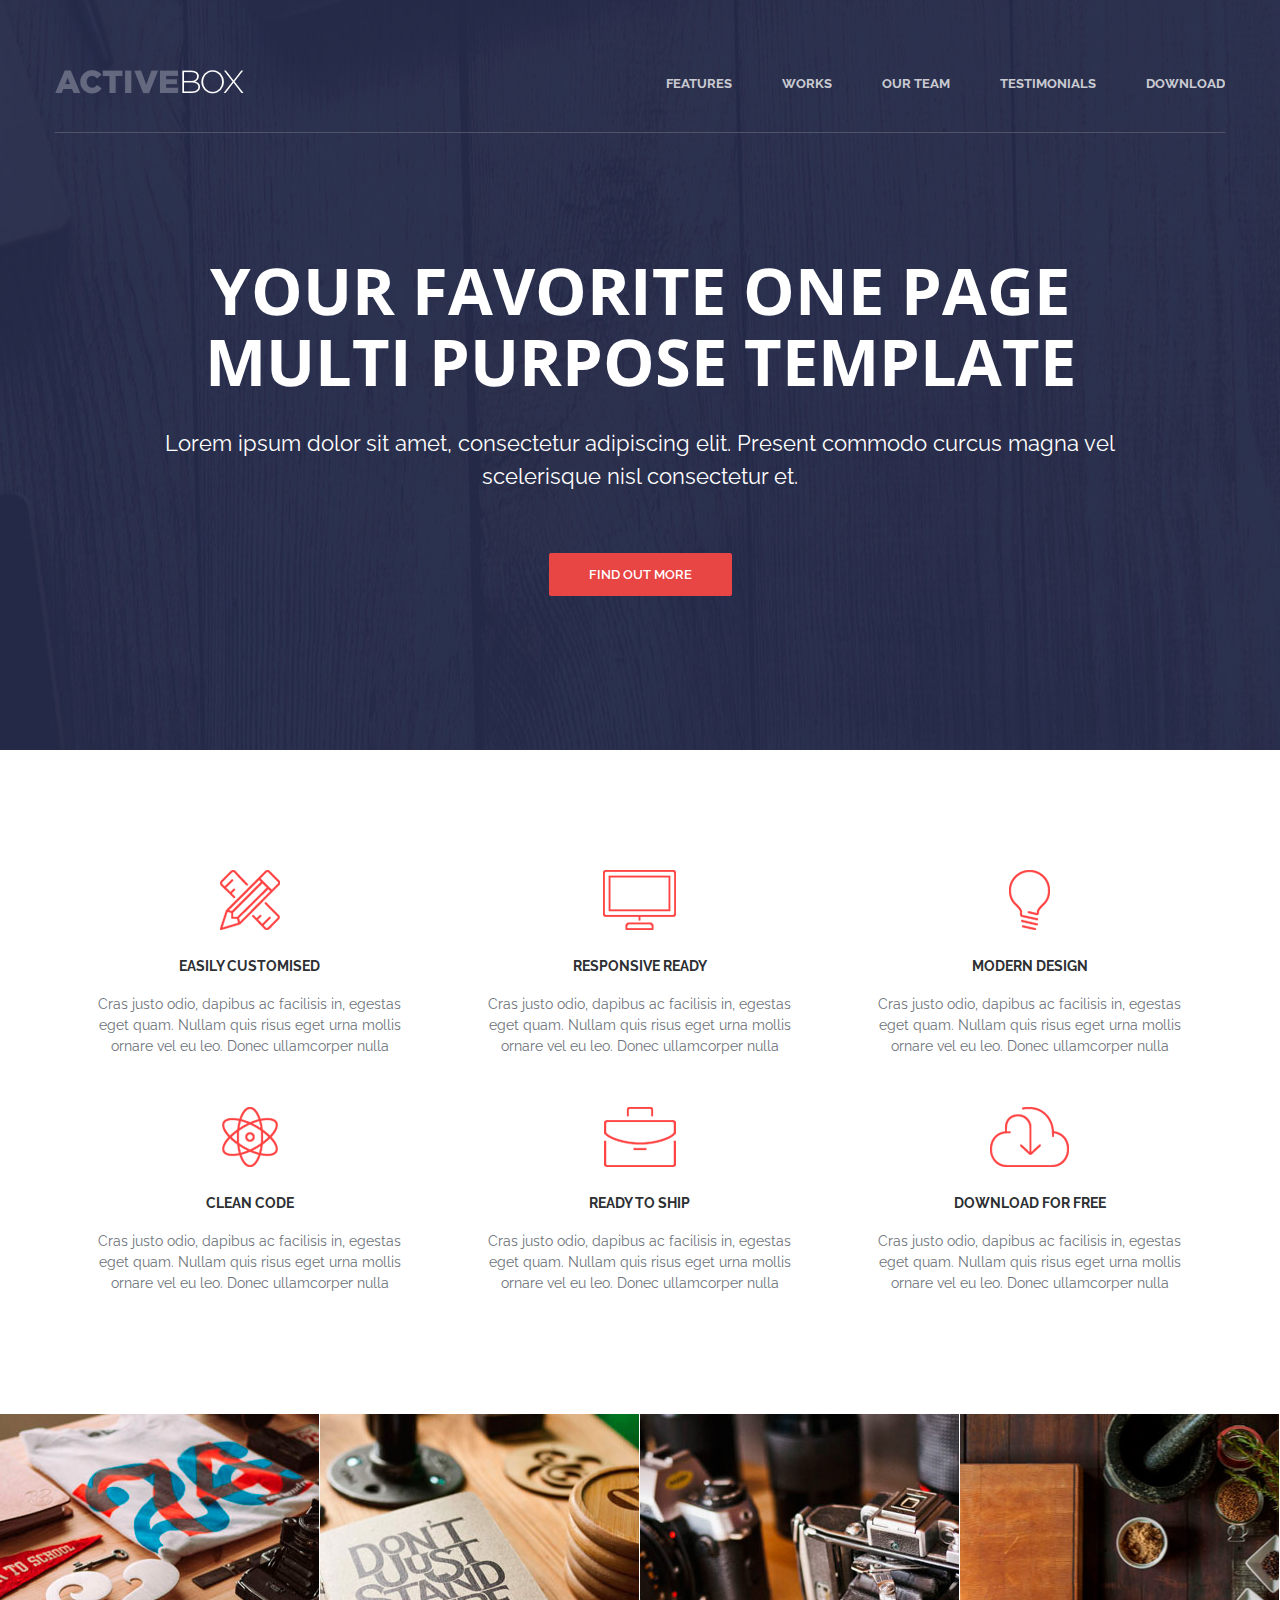
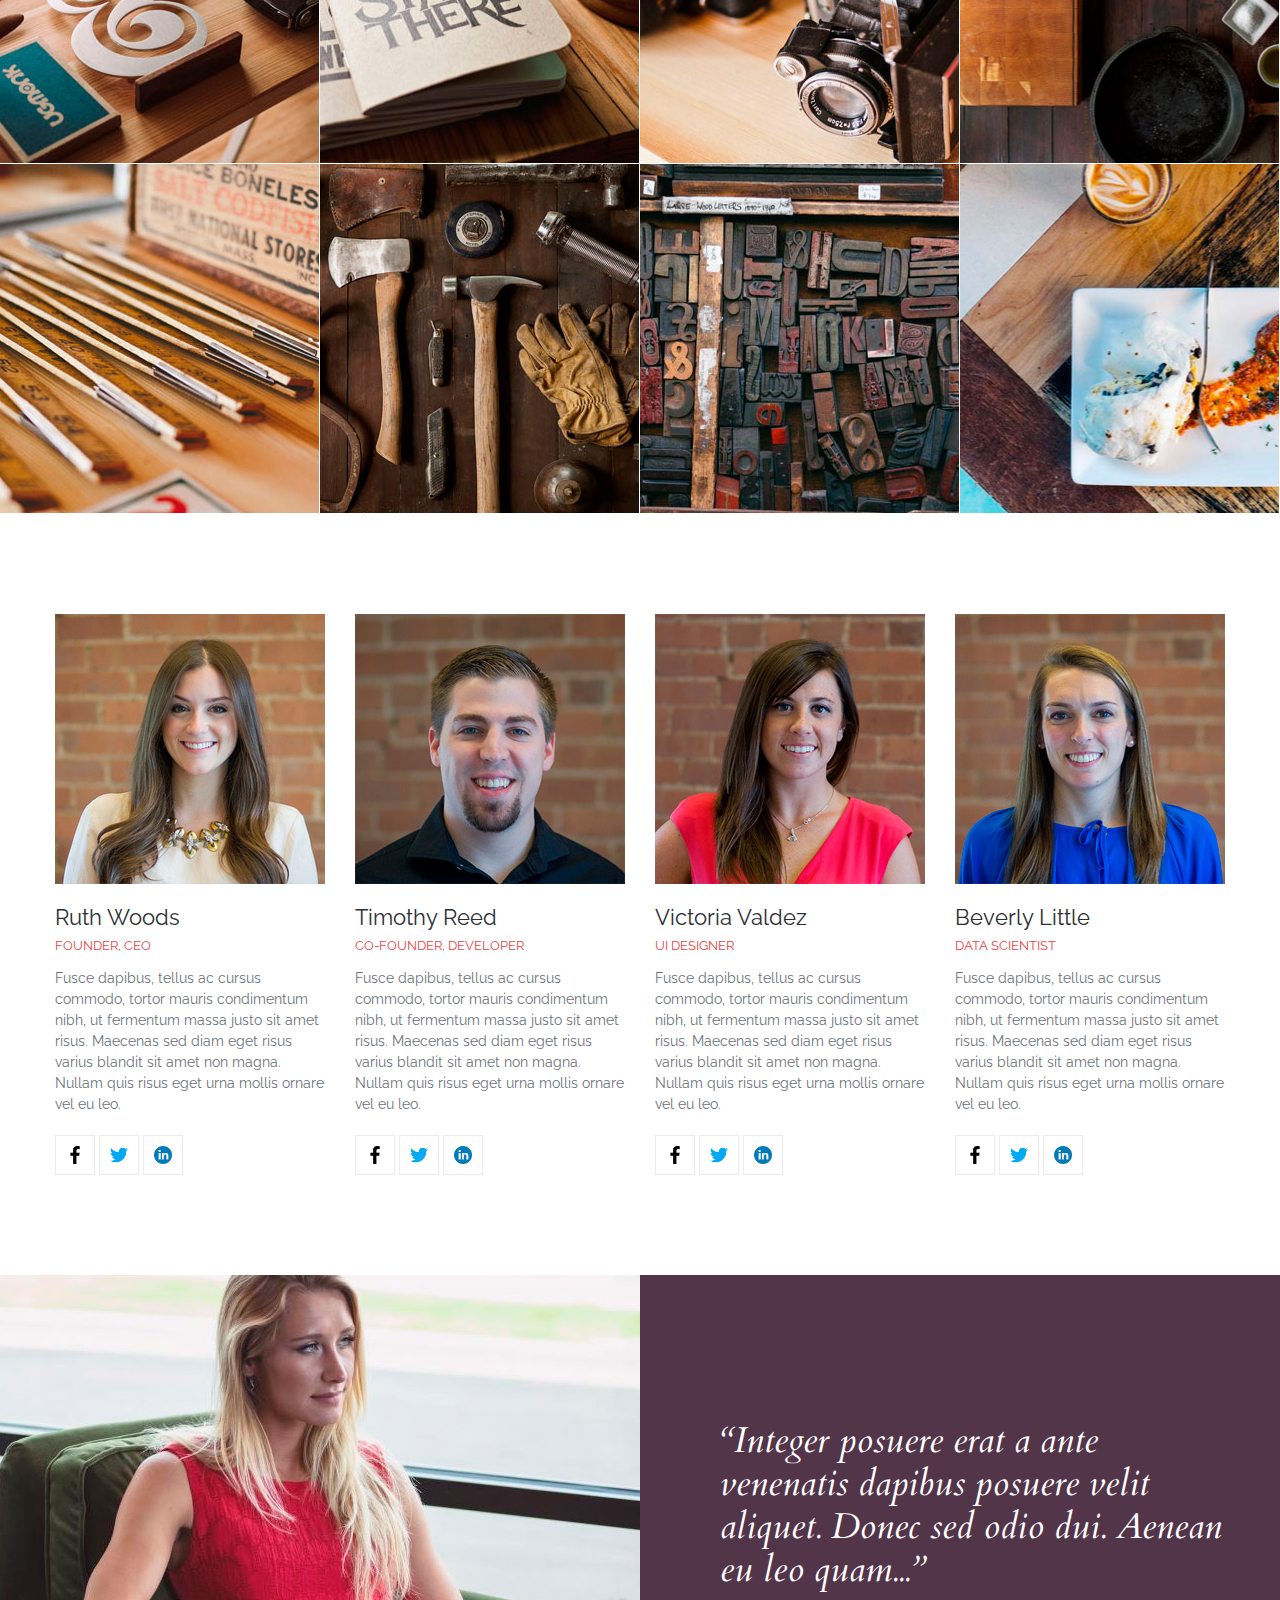
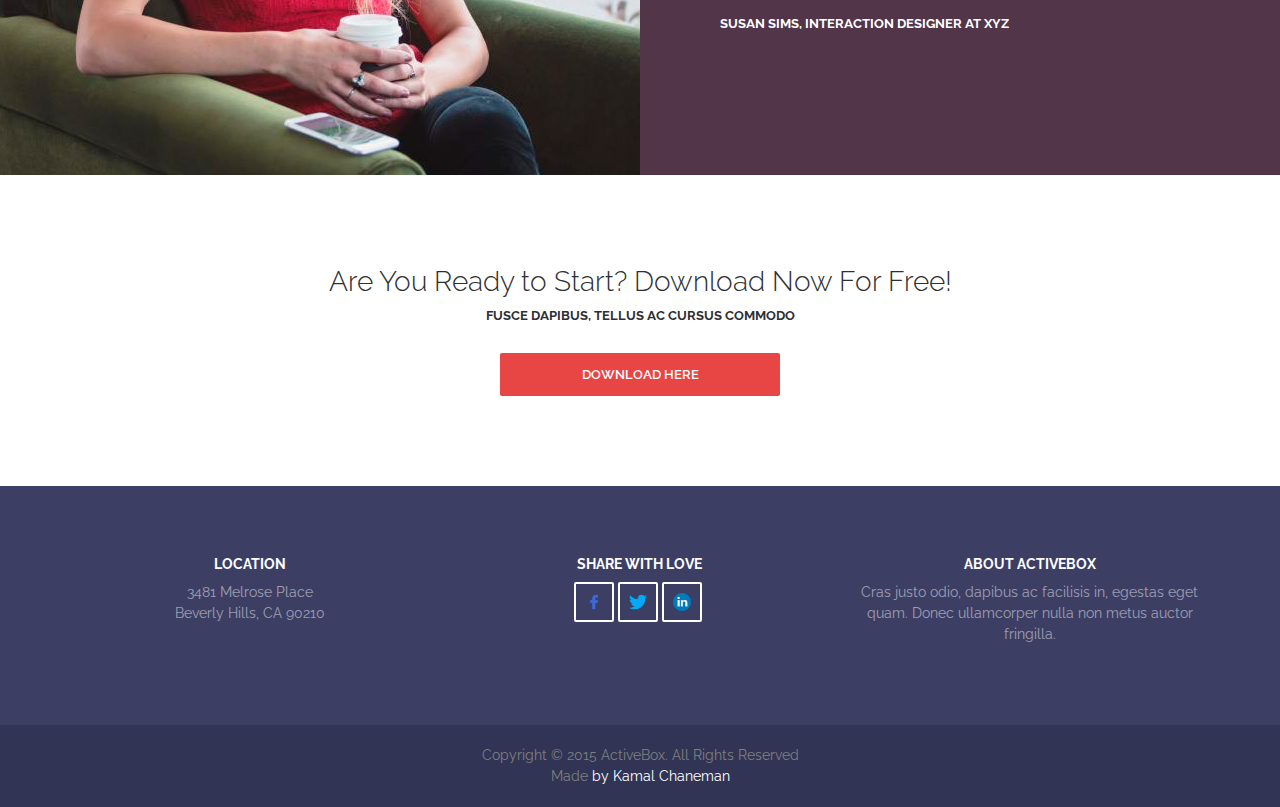
<file: Portfolio/layout site 3/markup/index.html>
<!DOCTYPE html>
<html lang="en">
<head>
    <meta charset="UTF-8">
    <link href="https://fonts.googleapis.com/css2?family=Cardo:ital@1&family=Open+Sans:wght@700&family=Raleway:ital,wght@0,300;0,400;0,700;1,600&display=swap" rel="stylesheet">
    <meta http-equiv="X-UA-Compatible" content="IE=edge">
    <meta name="viewport" content="width=device-width, initial-scale=1.0">
    <link rel="stylesheet" href="style.css">
    <title>Document</title>
</head>
<body>


<header class="header">
    <div class="container">
        <div class="header__inner">
            <div class="header__logo">
                <img src="./images/activevbox-logo.png" alt="">
            </div>

            <nav class="nav">
                <a class="nav__link" href="">Features</a>
                <a class="nav__link" href="">Works</a>
                <a class="nav__link" href="">Our team</a>
                <a class="nav__link" href="">Testimonials</a>
                <a class="nav__link" href="">Download</a>
            </nav>
            <button class="burger" type="button">
                <span class="burger__item">Menu</span>
            </button>
        </div>
    </div>
</header>


<div class="intro">
    <div class="container">
        <div class="intro__inner">
            <h1 class="intro__title">Your Favorite One Page Multi Purpose Template</h1>
            <h2 class="intro__subtitle">Lorem ipsum dolor sit amet, consectetur adipiscing elit. Present commodo curcus magna vel scelerisque nisl consectetur et.</h2>
            <a class="btn btn--red" href="#">Find out more</a>
        </div>
    </div>
</div>


<div class="container">
    <div class="features">
        <div class="features__item">
            <img class="features__icon" src="../markup/images/features/features1.png" alt="">
            <h4 class="features__title">Easily Customised</h4>
            <div class="features__text">
                Cras justo odio, dapibus ac facilisis in, 
                egestas eget quam. Nullam quis risus eget urna mollis ornare vel eu leo. 
                Donec ullamcorper nulla
            </div>
        </div>
        <div class="features__item">
            <img class="features__icon" src="../markup/images/features/features2.png" alt="">
            <h4 class="features__title">Responsive REady</h4>
            <div class="features__text">
                Cras justo odio, dapibus ac facilisis in, egestas eget quam. 
                Nullam quis risus eget urna mollis ornare vel eu leo. 
                Donec ullamcorper nulla
            </div>
        </div>
        <div class="features__item">
            <img class="features__icon" src="../markup/images/features/features3.png" alt="">
            <h4 class="features__title">Modern Design</h4>
            <div class="features__text">
                Cras justo odio, dapibus ac facilisis in, egestas eget quam. 
                Nullam quis risus eget urna mollis ornare vel eu leo. 
                Donec ullamcorper nulla
            </div>
        </div>
        <div class="features__item">
            <img class="features__icon" src="../markup/images/features/features4.png" alt="">
            <h4 class="features__title">Clean Code</h4>
            <div class="features__text">
                Cras justo odio, dapibus ac facilisis in, 
                egestas eget quam. Nullam quis risus eget urna mollis ornare vel eu leo. 
                Donec ullamcorper nulla
            </div>
        </div>
        <div class="features__item">
            <img class="features__icon" src="../markup/images/features/features5.png" alt="">
            <h4 class="features__title">Ready to Ship</h4>
            <div class="features__text">
                Cras justo odio, dapibus ac facilisis in, egestas eget quam. 
                Nullam quis risus eget urna mollis ornare vel eu leo. 
                Donec ullamcorper nulla
            </div>
        </div>
        <div class="features__item">
            <img class="features__icon" src="../markup/images/features/features6.png" alt="">
            <h4 class="features__title">Download for Free</h4>
            <div class="features__text">
                Cras justo odio, dapibus ac facilisis in, egestas eget quam. 
                Nullam quis risus eget urna mollis ornare vel eu leo. 
                Donec ullamcorper nulla
            </div>
        </div>
    </div>    
</div>


<div class="works">
    <div class="works__item">
        <img class="works__photo" src="./images/works/work-1.jpg" alt="">
        <div class="works__content">
            <div class="works__title">Project Name</div>
            <div class="works__text">User Interface Design</div>
        </div>
    </div>
    <div class="works__item">
        <img class="works__photo" src="./images/works/work-2.jpg" alt="">
        <div class="works__content">
            <div class="works__title">Project Name</div>
            <div class="works__text">User Interface Design</div>
        </div>
    </div>
    <div class="works__item">
        <img class="works__photo" src="./images/works/work-3.jpg" alt="">
        <div class="works__content">
            <div class="works__title">Project Name</div>
            <div class="works__text">User Interface Design</div>
        </div>
    </div>
    <div class="works__item">
        <img class="works__photo" src="./images/works/work-4.jpg" alt="">
        <div class="works__content">
            <div class="works__title">Project Name</div>
            <div class="works__text">User Interface Design</div>
        </div>
    </div>
    <div class="works__item">
        <img class="works__photo" src="./images/works/work-5.jpg" alt="">
        <div class="works__content">
            <div class="works__title">Project Name</div>
            <div class="works__text">User Interface Design</div>
        </div>
    </div>
    <div class="works__item">
        <img class="works__photo" src="./images/works/work-6.jpg" alt="">
        <div class="works__content">
            <div class="works__title">Project Name</div>
            <div class="works__text">User Interface Design</div>
        </div>
    </div>
    <div class="works__item">
        <img class="works__photo" src="./images/works/work-7.jpg" alt="">
        <div class="works__content">
            <div class="works__title">Project Name</div>
            <div class="works__text">User Interface Design</div>
        </div>
    </div>
    <div class="works__item">
        <img class="works__photo" src="./images/works/work-8.jpg" alt="">
        <div class="works__content">
            <div class="works__title">Project Name</div>
            <div class="works__text">User Interface Design</div>
        </div>
    </div>
</div>


<div class="team">
    <div class="container">
        <div class="team__inner">
            <div class="team__item">
                <img class="team__photo" src="./images/team/team-1.jpg" alt="">
                <div class="team__name">Ruth Woods</div>
                <div class="team__prof">Founder, CEO</div>
                <div class="team__text">
                    <p>Fusce dapibus, tellus ac cursus commodo, tortor mauris condimentum nibh, 
                        ut fermentum massa justo sit amet risus. 
                        Maecenas sed diam eget risus varius blandit sit amet non magna. 
                        Nullam quis risus eget urna mollis ornare vel eu leo.</p>
                </div>
                <div class="social">
                    <a class="social__item" href="#">
                        <img src="./images/facebook.svg.png" height="18" alt="">
                    </a>
                    <a class="social__item" href="#">
                        <img src="./images/twitter.png" height="18" alt="">
                    </a>
                    <a class="social__item" href="#">
                        <img src="./images/linkedin.png" height="18" alt="">
                    </a>
                </div>
            </div>
            <div class="team__item">
                <img class="team__photo" src="./images/team/team-2.jpg" alt="">
                <div class="team__name">Timothy Reed</div>
                <div class="team__prof">Co-Founder, Developer</div>
                <div class="team__text">
                    <p>Fusce dapibus, tellus ac cursus commodo, tortor mauris condimentum nibh, 
                        ut fermentum massa justo sit amet risus. 
                        Maecenas sed diam eget risus varius blandit sit amet non magna. 
                        Nullam quis risus eget urna mollis ornare vel eu leo.</p>
                </div>
                <div class="social">
                    <a class="social__item" href="#">
                        <img src="./images/facebook.svg.png" height="18" alt="">
                    </a>
                    <a class="social__item" href="#">
                        <img src="./images/twitter.png" height="18" alt="">
                    </a>
                    <a class="social__item" href="#">
                        <img src="./images/linkedin.png" height="18" alt="">
                    </a>
                </div>
            </div>
            <div class="team__item">
                <img class="team__photo" src="./images/team/team-3.jpg" alt="">
                <div class="team__name">Victoria Valdez</div>
                <div class="team__prof">UI Designer</div>
                <div class="team__text">
                    <p>Fusce dapibus, tellus ac cursus commodo, tortor mauris condimentum nibh, 
                        ut fermentum massa justo sit amet risus. 
                        Maecenas sed diam eget risus varius blandit sit amet non magna. 
                        Nullam quis risus eget urna mollis ornare vel eu leo.</p>
                </div>
                <div class="social">
                    <a class="social__item" href="#">
                        <img src="./images/facebook.svg.png" height="18" alt="">
                    </a>
                    <a class="social__item" href="#">
                        <img src="./images/twitter.png" height="18" alt="">
                    </a>
                    <a class="social__item" href="#">
                        <img src="./images/linkedin.png" height="18" alt="">
                    </a>
                </div>
            </div>
            <div class="team__item">
                <img class="team__photo" src="./images/team/team-4.jpg" alt="">
                <div class="team__name">Beverly Little</div>
                <div class="team__prof">Data Scientist</div>
                <div class="team__text">
                    <p>Fusce dapibus, tellus ac cursus commodo, tortor mauris condimentum nibh, 
                        ut fermentum massa justo sit amet risus. 
                        Maecenas sed diam eget risus varius blandit sit amet non magna. 
                        Nullam quis risus eget urna mollis ornare vel eu leo.</p>
                </div>
                <div class="social">
                    <a class="social__item" href="#">
                        <img src="./images/facebook.svg.png" height="18" alt="">
                    </a>
                    <a class="social__item" href="#">
                        <img src="./images/twitter.png" height="18" alt="">
                    </a>
                    <a class="social__item" href="#">
                        <img src="./images/linkedin.png" height="18" alt="">
                    </a>
                </div>
            </div>
        </div>
    </div>
</div>


<div class="reviews">
    <div class="container">
        <div class="reviews__item">
            <div class="reviews__photo">
                <img class="reviews__img" src="./images/reviews/review-1.jpg" alt="">
            </div>
            <div class="reviews__content">
                <div class="reviews__text">
                    “Integer posuere erat a ante venenatis dapibus posuere velit 
                aliquet. Donec sed odio dui. Aenean eu leo quam...”
                </div>
                <div class="reviews__author">
                    Susan Sims, Interaction Designer at XYZ
                </div>
            </div>
        </div>
    </div>
</div>


<div class="download">
    <div class="container">
        <h3 class="download__title">Are You Ready to Start? Download Now For Free!</h3>
        <div class="download__text">
            <p>Fusce dapibus, tellus ac cursus commodo</p>
        </div>
        <a class="btn btn--red btn--long" href="#">Download Here</a>
    </div>
</div>


<footer class="footer">
    <div class="container">
        <div class="footer__inner">
            <div class="footer__block">
                <h4 class="footer__title">Location</h4>
                <address class="footer__address">
                    <div>3481 Melrose Place</div>
                    <div>Beverly Hills, CA 90210</div>
                </address>
            </div>
            <div class="footer__block">
                <h4 class="footer__title">Share with Love</h4>
                <div class="social social--footer">
                    <a class="social__item" href="#">
                        <img src="./images/facebook1.png" height="18" alt="">
                    </a>
                    <a class="social__item" href="#">
                        <img src="./images/twitter.png" height="18" alt="">
                    </a>
                    <a class="social__item" href="#">
                        <img src="./images/linkedin.png" height="18" alt="">
                    </a>
                </div>
            </div>
            <div class="footer__block">
                <h4 class="footer__title">About ActiveBox</h4>
                <div class="footer__text">
                    <p>Cras justo odio, dapibus ac facilisis in, egestas eget quam. 
                    Donec ullamcorper nulla non metus auctor fringilla.</p>
                </div>
            </div>
        </div>
    </div>

    <div class="copyright">
        <div class="containetr">
            <div class="copyright__text">
                <div>Copyright © 2015 ActiveBox. All Rights Reserved</div>
                <div>Made <span>by Kamal Chaneman</span></div>
            </div>
        </div>
    </div>


</footer>


</body>
</html>
</file>
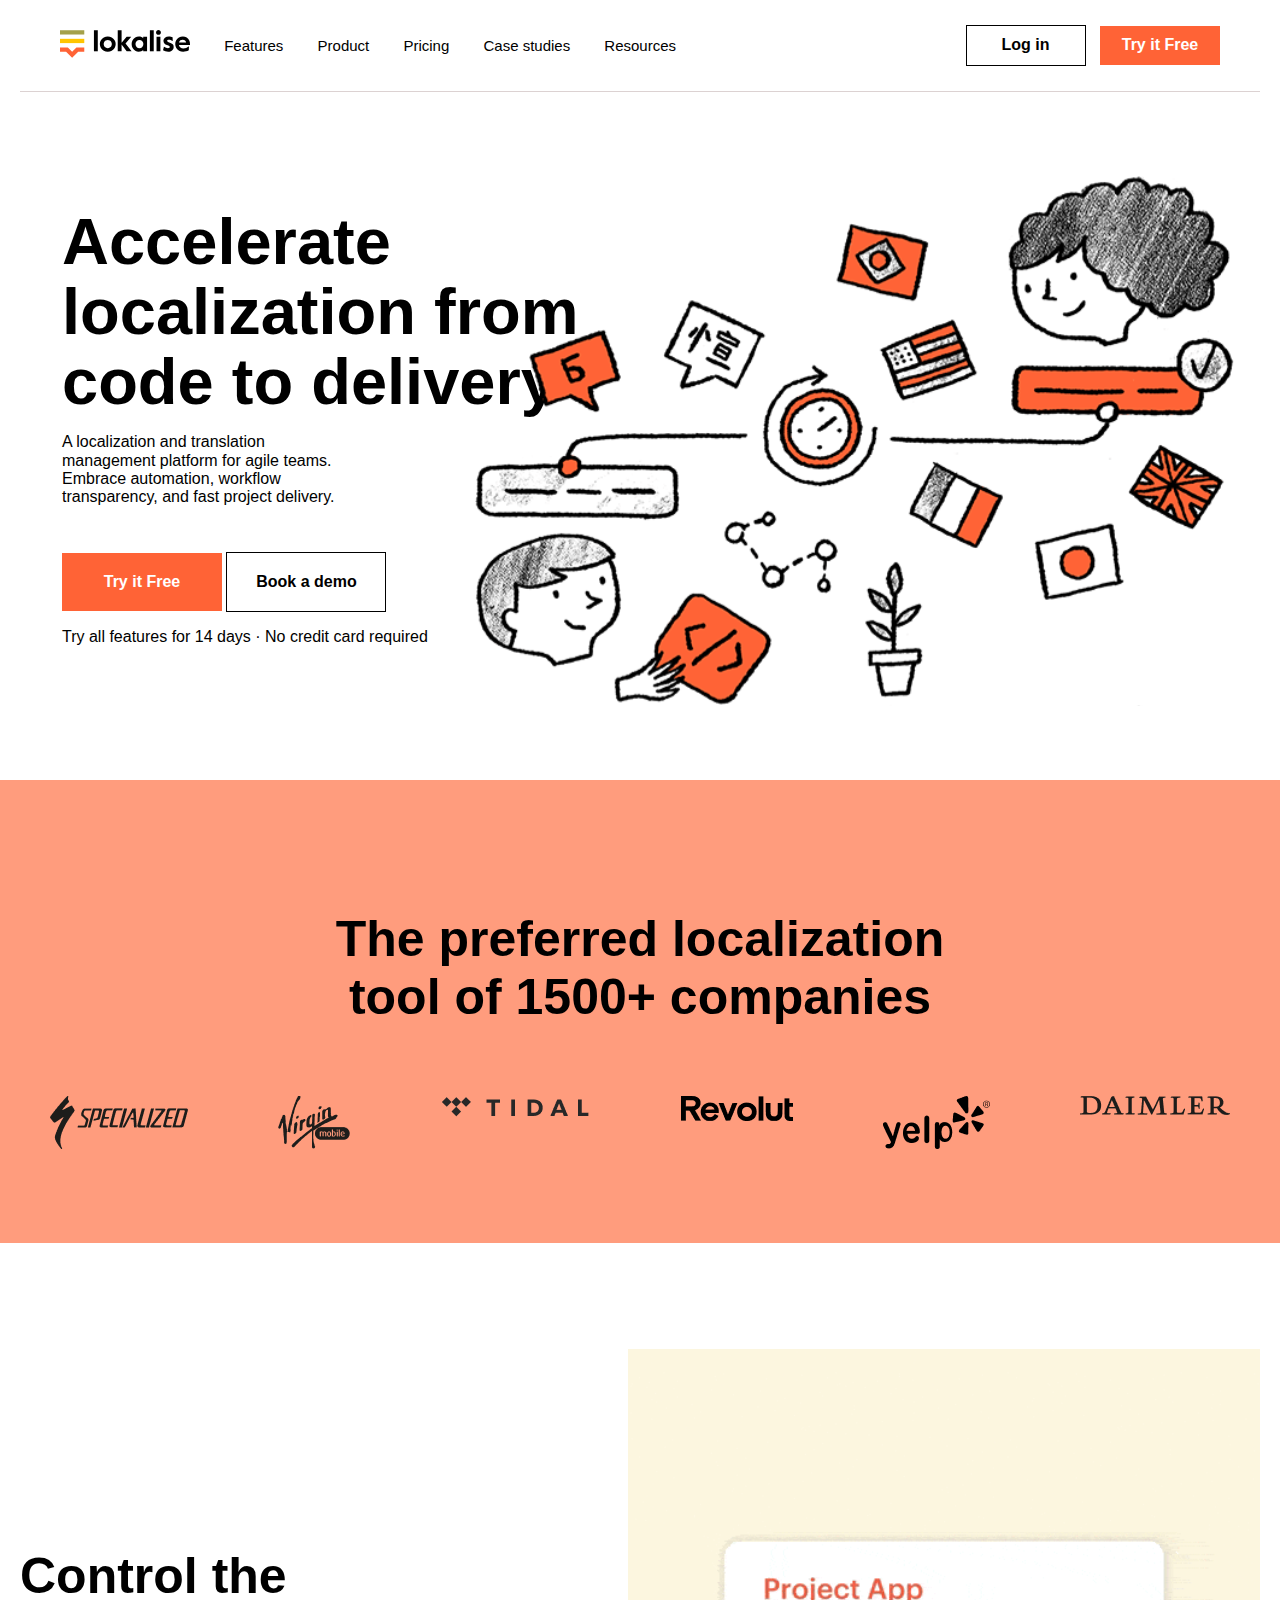
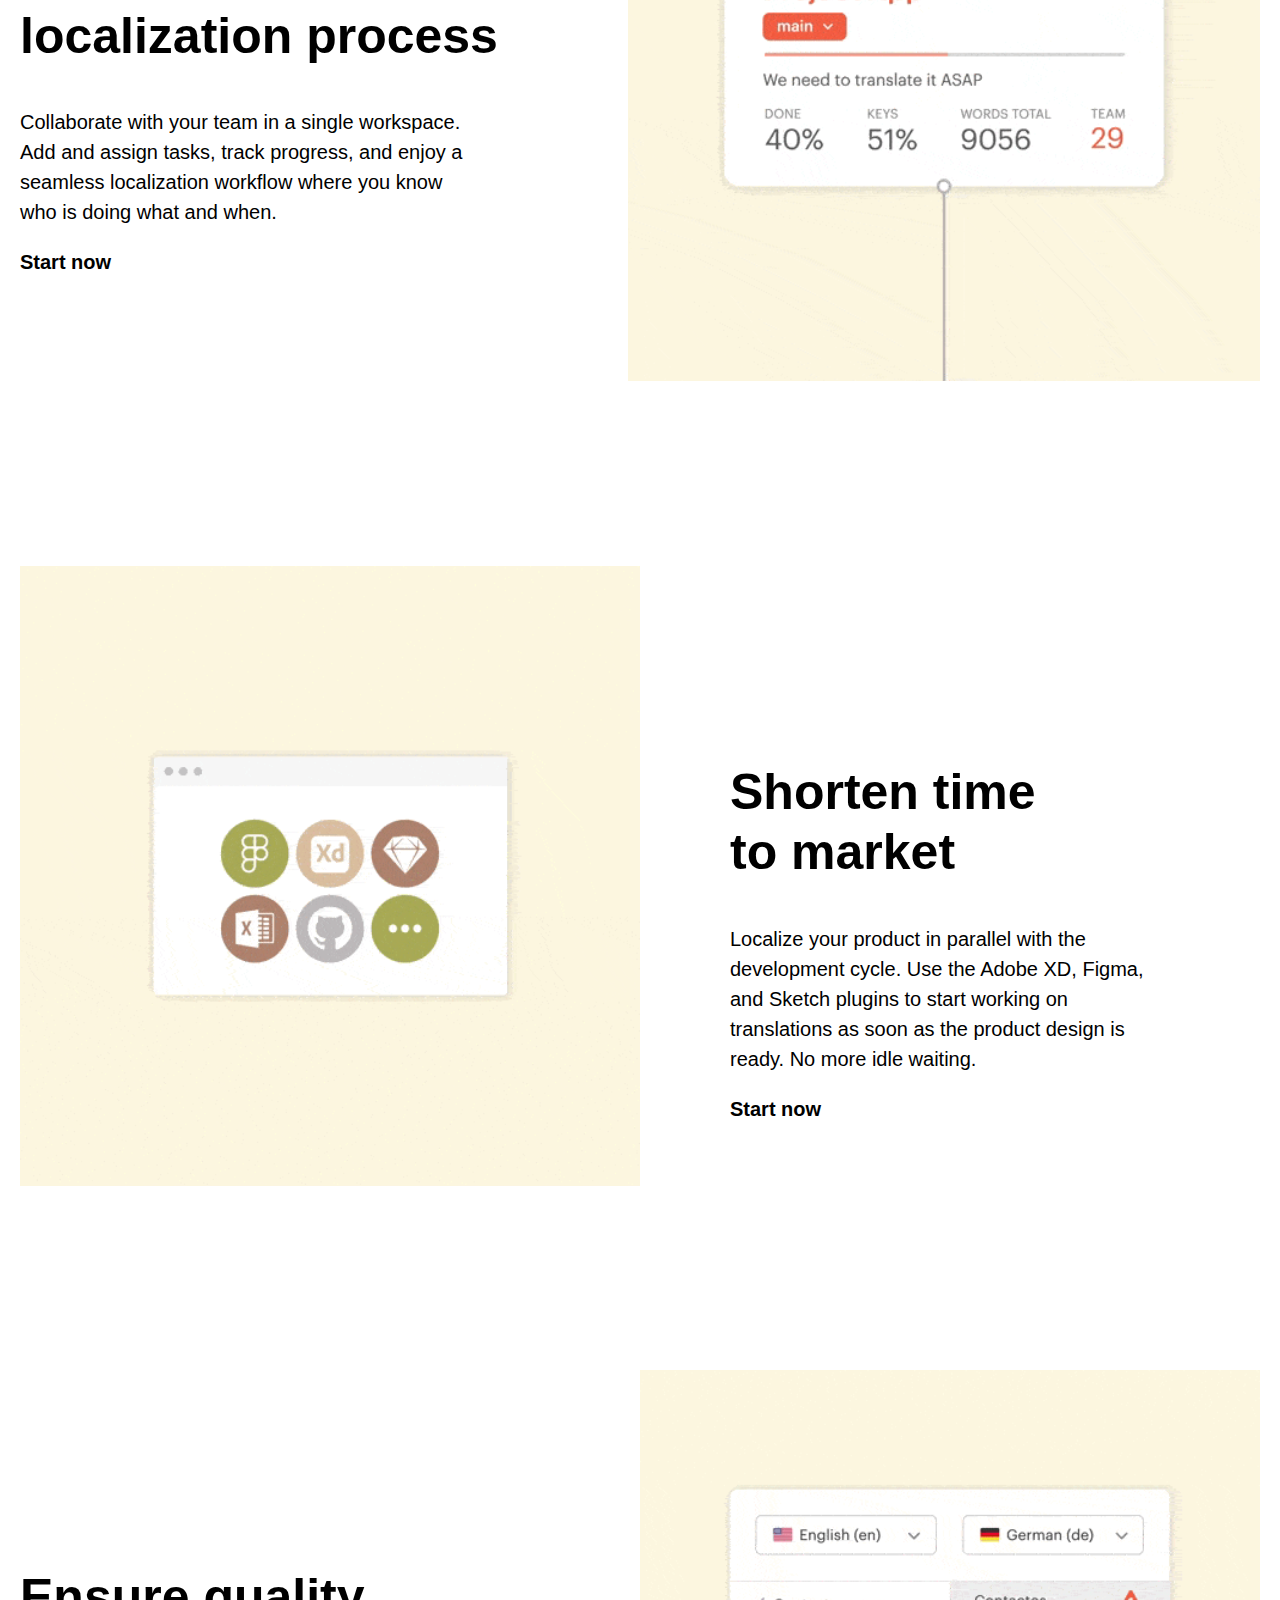
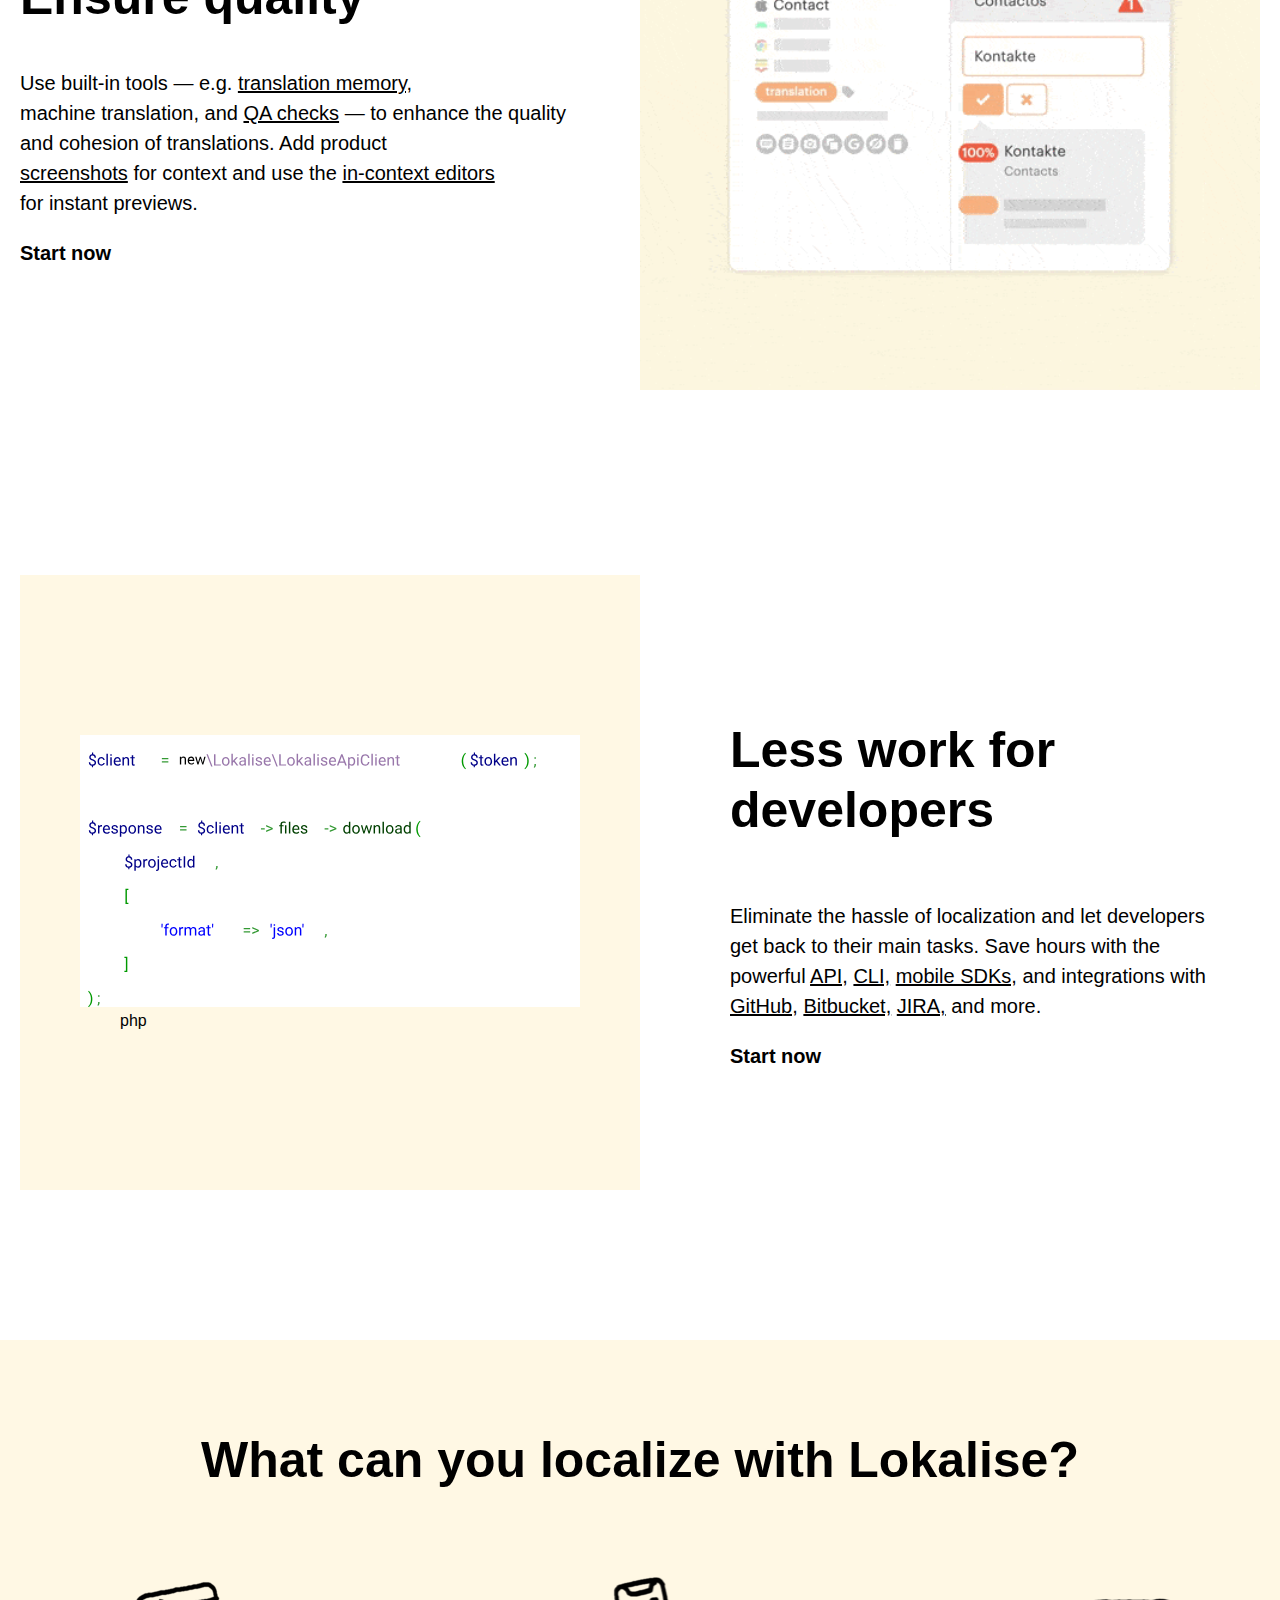
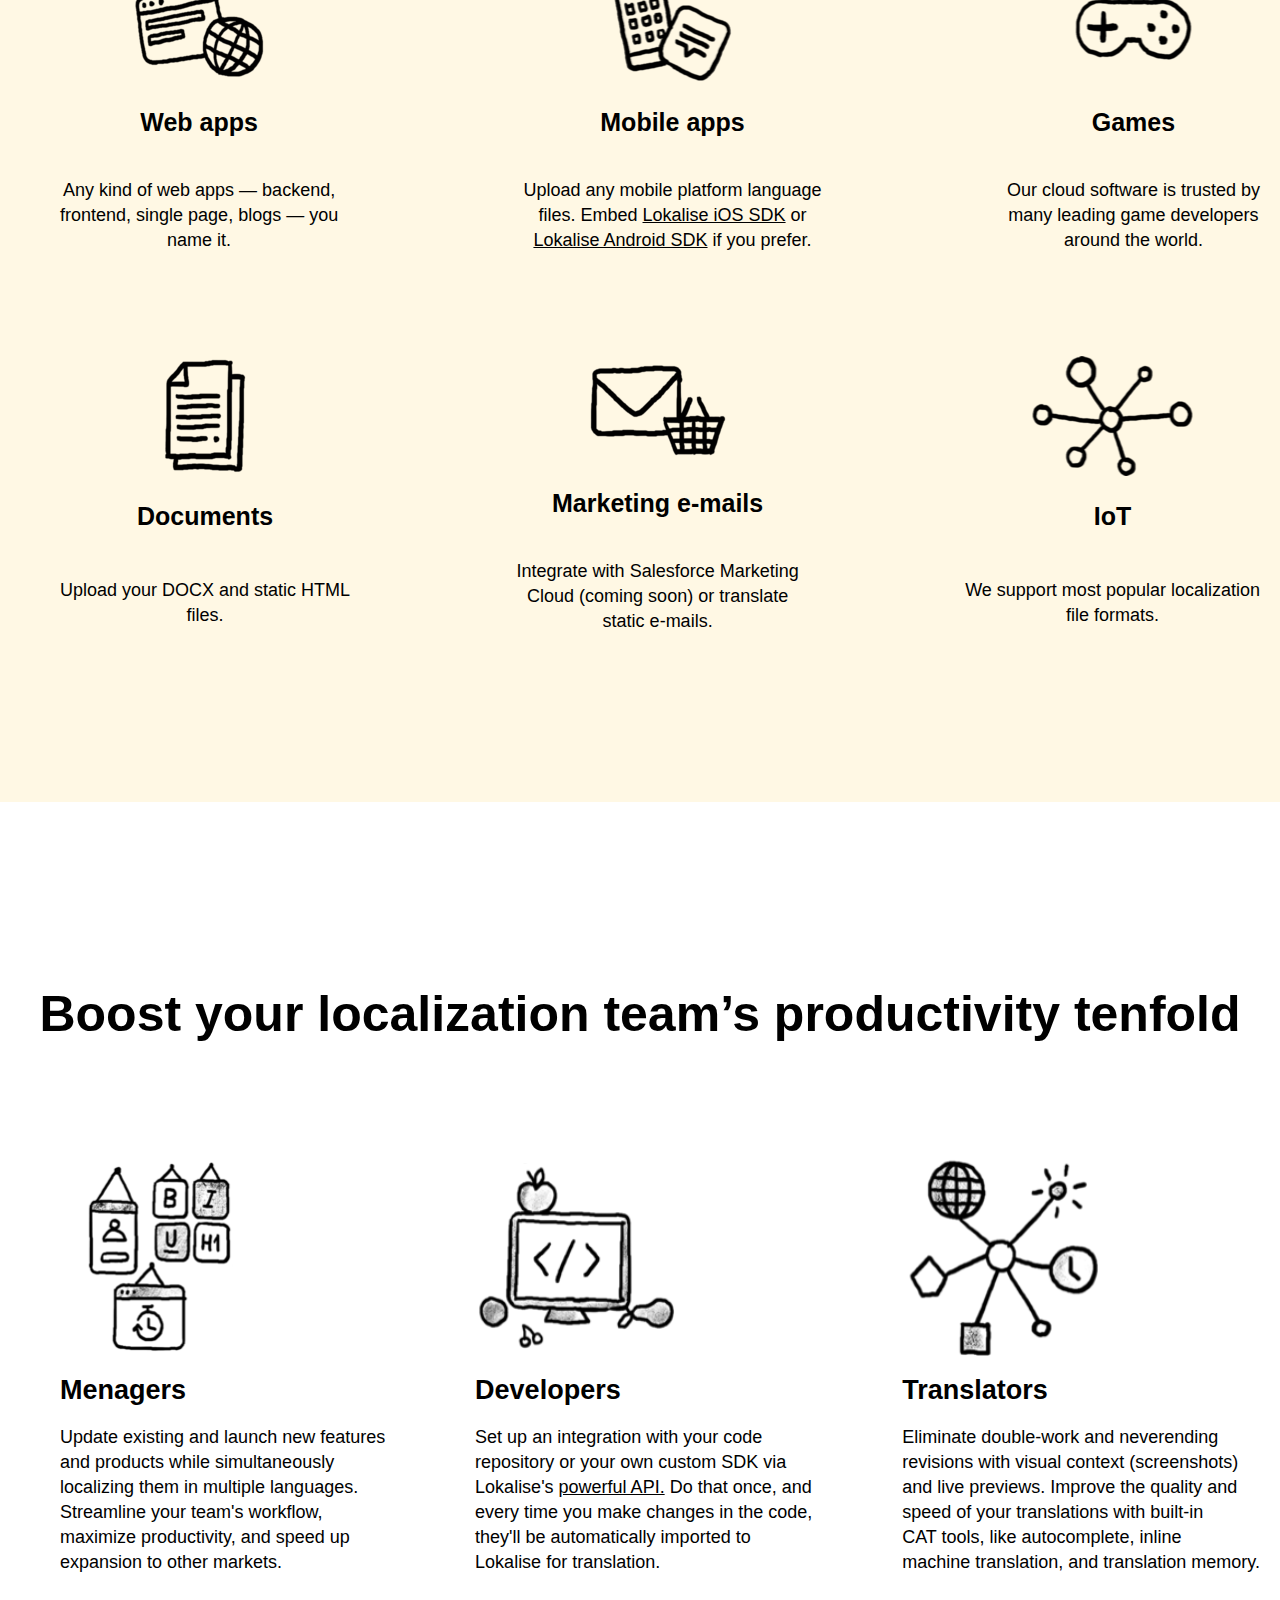
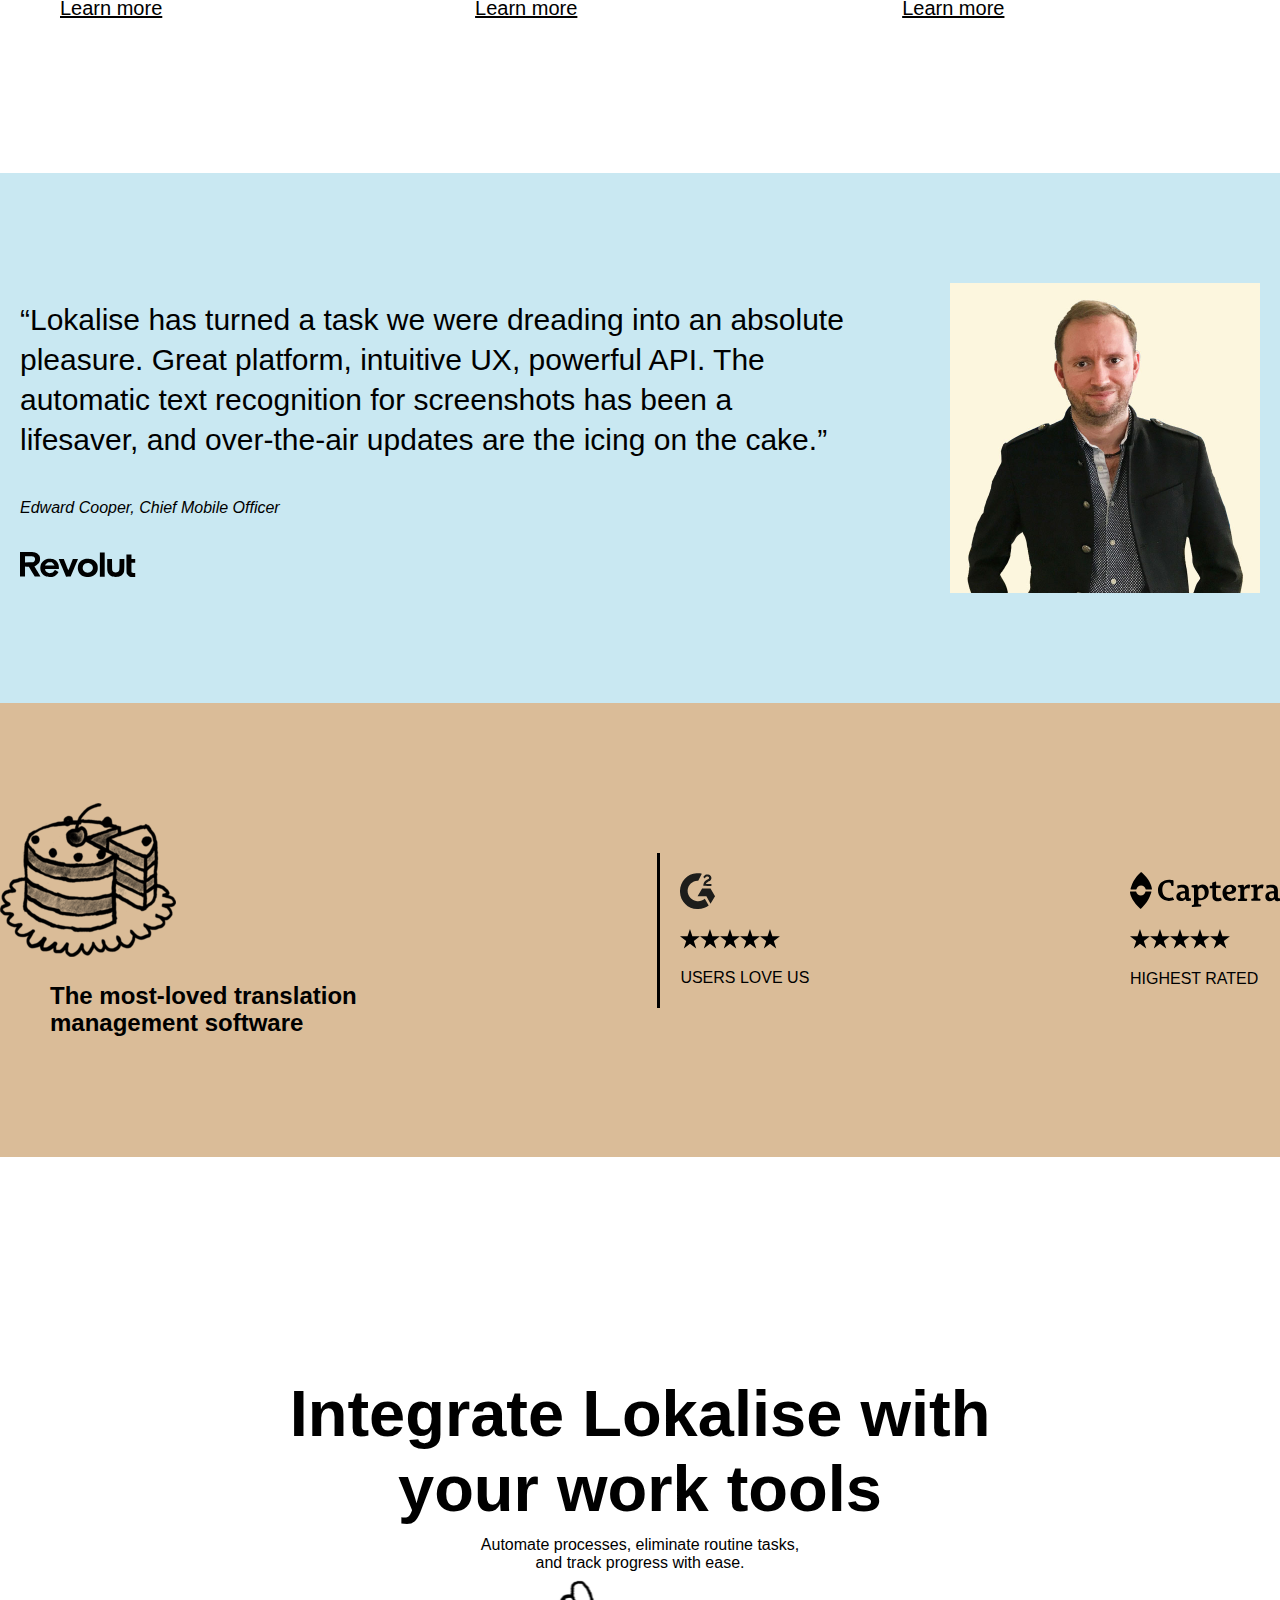
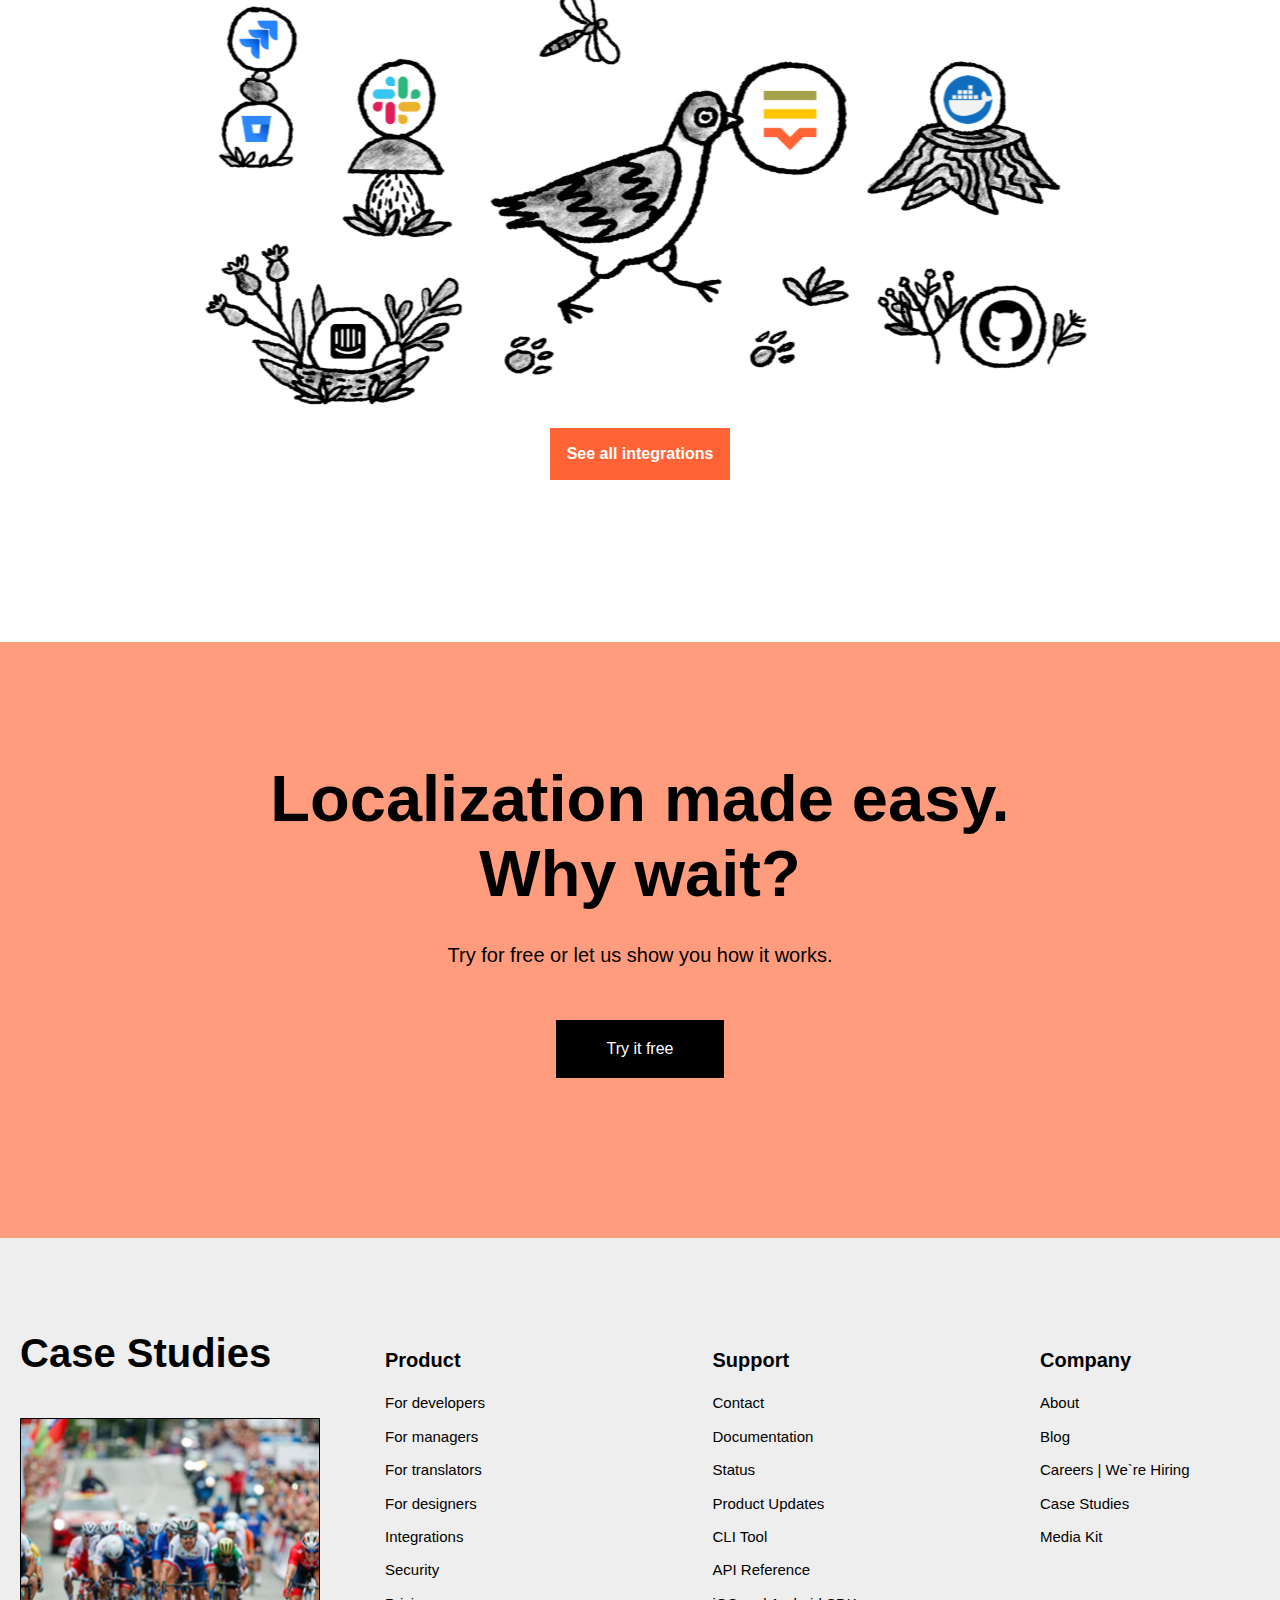
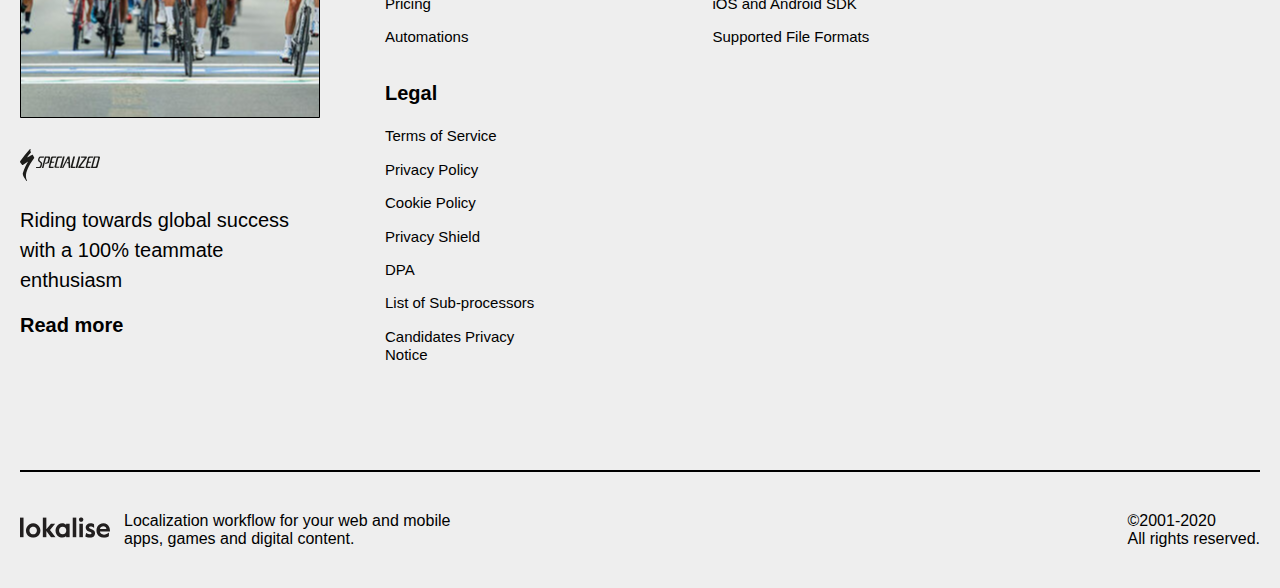
<file: Portfolio/layout site 4/markup/index.html>
<!DOCTYPE html>
<html lang="en">
<head>
    <meta charset="UTF-8">
    <meta http-equiv="X-UA-Compatible" content="IE=edge">
    <meta name="viewport" content="width=device-width, initial-scale=1.0">
    <title>Document</title>
    <link rel="stylesheet" href="./css/normalize.css">
    <link rel="stylesheet" href="./fonts/">
    <link rel="stylesheet" href="./css/style.css">
</head>
<body>
    <header id="header">
        <div class="navigation">
            <nav class="container">
                <div class="block1">
                    <ul class="menu">
                        <li><a class="logo" href="#"><img src="./images/logo.svg" alt=""></a></li>
                        <li><a href="#">Features</a></li>
                        <li><a href="#">Product</a></li>
                        <li><a href="#">Pricing</a></li>
                        <li><a href="#">Case studies</a></li>
                        <li><a href="#">Resources</a></li>
                    </ul>
                    <div class="aside">
                        <a class="log" href="#"><b>Log in</b></a>
                        <a class="try" href="#"><b>Try it Free</b></a>
                    </div>   
                </div>
            </nav>
        </div>
    </header>
        <main id="main">
        <div class="section1">
            <div class="container">
                <div class="info-section">
                    <div class="column">
                        <h1>Accelerate localization from code to delivery</h1>
                        <p>A localization and translation<br>management platform for agile teams.<br>Embrace automation, workflow<br>transparency, and fast project delivery.</p>
                        <div class="btn">
                            <a class="try" href="#"><b>Try it Free</b></a>
                            <a class="log" href="#"><b>Book a demo</b></a>
                            <p>Try all features for 14 days · No credit card required</p>
                        </div>  
                    </div>
                    <div class="img-1">
                        <img src="./images/img-01.svg" alt="">
                    </div>
                </div>
            </div>
        </div>
        <div class="section2">
            <div class="container">
                <div class="title">
                    <h2>The preferred localization<br>tool of 1500+ companies</h2>
                </div>
                <div class="list">
                    <ul class="list-menu">
                        <li><img src="./images/logo-1.png" alt=""></li>
                        <li><img src="./images/logo-2.png" alt=""></li>
                        <li><img src="./images/logo-3.png" alt=""></li>
                        <li><img src="./images/logo-4.png" alt=""></li>
                        <li><img src="./images/logo-5.png" alt=""></li>
                        <li><img src="./images/logo-6.png" alt=""></li>
                    </ul>
                </div>
            </div>
        </div>
        <div class="section3">
            <div class="container">
                <div class="sub_section1">
                    <div class="infosection1">
                        <h2>Control the<br>localization process</h2>
                        <p>Collaborate with your team in a single workspace.<br>Add and assign tasks, track progress, and enjoy a<br>seamless localization workflow where you know<br>who is doing what and when.</p>
                        <a href="#"><b>Start now</b></a>
                    </div>
                    <div class="image1">
                        <img src="./images/img-03.svg" alt="">
                    </div>
                </div>
            </div>
            <div class="container">
                <div class="sub_section2">
                    <div class="infosection2">
                        <h2>Shorten time<br>to market</h2>
                        <p>Localize your product in parallel with the<br>development cycle. Use the Adobe XD, Figma,<br>and Sketch plugins to start working on<br>translations as soon as the product design is<br>ready. No more idle waiting.</p>
                        <a href="#"><b>Start now</b></a>
                    </div>
                    <div class="image2">
                        <img src="./images/img-04.svg" alt="">
                    </div>
                </div>
            </div>
            <div class="container">
                <div class="sub_section3">
                    <div class="infosection3">
                        <h2>Ensure quality</h2>
                        <p>Use built-in tools — e.g. <u>translation memory,</u><br>machine translation, and <u>QA checks</u> — to enhance the quality<br>and cohesion of translations. Add product<br><u>screenshots</u> for context and use the <u>in-context editors</u> <br>for instant previews.</p>
                        <a href="#"><b>Start now</b></a>
                    </div>
                    <div class="image3">
                        <img src="./images/img-05.svg" alt="">
                    </div>
                </div>
            </div>
            <div class="container">
                <div class="sub_section4">
                    <div class="infosection4">
                        <h2>Less work for<br>developers</h2>
                        <p>Eliminate the hassle of localization and let developers<br>get back to their main tasks. Save hours with the<br>powerful <u>API,</u> <u>CLI,</u> <u>mobile SDKs,</u> and integrations with<br> <u>GitHub,</u> <u>Bitbucket,</u> <u>JIRA,</u> and more.</p>
                        <a href="#"><b>Start now</b></a>
                    </div>
                    <div class="image4">
                        <img src="./images/img-07.svg" alt="">
                        <span>php</span>
                    </div>
                </div>
            </div>
        </div>
        <div class="section5">
            <div class="container">
                <div class="title1">
                    <h1>What can you localize with Lokalise?</h1>
                </div>
                <div class="apps1">
                    <ul class="list1">
                        <li>
                            <img src="./images/logo-7.svg" alt="">
                            <span><b>Web apps</b></span>
                            <p>Any kind of web apps — backend,<br>frontend, single page, blogs — you<br>name it.</p>
                        </li>
                        <li>
                            <img src="./images/logo-8.svg" alt="">
                            <span><b>Mobile apps</b></span>
                            <p>Upload any mobile platform language<br>files. Embed <u>Lokalise iOS SDK</u> or<br> <u>Lokalise Android SDK</u> if you prefer. </p>
                        </li>
                        <li>
                            <img src="./images/logo-9.svg" alt="">
                            <span><b>Games</b></span>
                            <p>Our cloud software is trusted by<br>many leading game developers<br>around the world.</p>
                        </li>
                    </ul>
                </div>
                <div class="apps1">
                    <ul class="list1">
                        <li>
                            <img src="./images/logo-10.svg" alt="">
                            <span><b>Documents</b></span>
                            <p>Upload your DOCX and static HTML<br>files.</p>
                        </li>
                        <li>
                            <img src="./images/logo-11.svg" alt="">
                            <span><b>Marketing e-mails</b></span>
                            <p>Integrate with Salesforce Marketing<br>Cloud (coming soon) or translate<br>static e-mails.</p>
                        </li>
                        <li>
                            <img src="./images/logo-12.svg" alt="">
                            <span><b>IoT</b></span>
                            <p>We support most popular localization <br> file formats.</p>
                        </li>
                    </ul>
                </div>
            </div>
        </div>
        <div class="section6">
            <div class="container">
                <div class="title2">
                    <h1>Boost your localization team’s productivity tenfold</h1>
                </div>
                <div class="preview">
                    <ul class="list2">
                        <li>
                            <div class="image-wrap">
                                <img src="./images/logo-13.svg" alt="">
                            </div>
                            <h2><b>Menagers</b></h2>
                            <p>Update existing and launch new features<br>and products while simultaneously<br>localizing them in multiple languages.<br>Streamline your team's workflow,<br>maximize productivity, and speed up<br>expansion to other markets.</p>
                            <a href="#">Learn more</a>
                        </li>
                        <li>
                            <div class="image-wrap">
                                <img src="./images/logo-14.svg" alt="">
                            </div>
                            <h2><b>Developers</b></h2>
                            <p>Set up an integration with your code<br>repository or your own custom SDK via<br>Lokalise's <u>powerful API.</u> Do that once, and<br>every time you make changes in the code,<br>they'll be automatically imported to<br>Lokalise for translation.</p>
                            <a href="#">Learn more</a>
                        </li>
                        <li>
                            <div class="image-wrap">
                                <img src="./images/logo-15.svg" alt="">
                            </div>
                            <h2><b>Translators</b></h2>
                            <p>Eliminate double-work and neverending<br>revisions with visual context (screenshots)<br>and live previews. Improve the quality and<br>speed of your translations with built-in<br>CAT tools, like autocomplete, inline<br>machine translation, and translation memory.</p>
                            <a href="#">Learn more</a>
                        </li>
                    </ul>
                </div>
            </div>  
        </div>
        <div class="section7">
            <div class="container">
                <div class="member-section">
                    <div class="quote">
                        <blockquote>“Lokalise has turned a task we were dreading into an absolute<br>pleasure. Great platform, intuitive UX, powerful API. The<br>automatic text recognition for screenshots has been a<br>lifesaver, and over-the-air updates are the icing on the cake.”</blockquote>
                        <cite>Edward Cooper, Chief Mobile Officer</cite>
                        <img src="./images/logo-16.svg" alt="">
                    </div>
                    <div class="image5">
                        <img src="./images/img-08.svg" alt="">
                    </div>
                </div>
            </div>
        </div>
        <div class="section8">
            <div class="container support-section">
                <div class="title1">
                    <img src="./images/img-09.svg" alt="">
                    <h2>The most-loved translation<br>management software</h2>
                </div>
                <div class="hotel">
                    <img src="./images/logo-17.svg" alt="">
                    <ul class="stars">
                        <li><img src="./images/logo-18.svg" alt=""></li>
                        <li><img src="./images/logo-18.svg" alt=""></li>
                        <li><img src="./images/logo-18.svg" alt=""></li>
                        <li><img src="./images/logo-18.svg" alt=""></li>
                        <li><img src="./images/logo-18.svg" alt=""></li>
                    </ul>
                    <span>USERS LOVE US</span>
                </div>
                <div class="hotel2">
                    <img src="./images/logo-19.svg" alt="">
                    <ul class="stars">
                        <li><img src="./images/logo-18.svg" alt=""></li>
                        <li><img src="./images/logo-18.svg" alt=""></li>
                        <li><img src="./images/logo-18.svg" alt=""></li>
                        <li><img src="./images/logo-18.svg" alt=""></li>
                        <li><img src="./images/logo-18.svg" alt=""></li>
                    </ul>
                    <span>HIGHEST RATED</span>
                </div>
            </div>
        </div>
        <div class="section9">
            <div class="container">
                <div class="tools">
                    <h2><b>Integrate Lokalise with<br>your work tools</b></h2>
                    <span>Automate processes, eliminate routine tasks,<br>and track progress with ease.</span>
                    <img src="./images/img-10.svg" alt="">
                </div>
                <div class="tool-link">
                    <a href="#">See all integrations</a>
                </div>
            </div>
        </div>
        <div class="section10">
            <div class="container">
                <div class="title2">
                    <h2><b>Localization made easy. <br> Why wait?</b></h2>
                    <span>Try for free or let us show you how it works.</span>
                </div>
                <div class="tool-link1">
                    <a href="#">Try it free</a>
                </div>
            </div>
        </div>
    </main>
    <footer id="footer">
        <div class="container">
            <div class="footer-top">
                <div class="footer-left">
                    <h3>Case Studies</h3>
                    <img src="./images/img-11.svg" alt="">
                    <img class="footer-logo" src="./images/logo-20.svg" alt="">
                    <span>Riding towards global success with a 100% teammate enthusiasm</span>
                    <a href="#">Read more</a>
                </div>
                <div class="footer-right">
                    <nav class="footer-nav">
                        <h3>Product</h3>
                        <ul class="footer-list">
                            <li>
                                <a href="#">For developers</a>
                            </li>
                            <li>
                                <a href="#">For managers</a>
                            </li>
                            <li>
                                <a href="#">For translators</a>
                            </li>
                            <li>
                                <a href="#">For designers</a>
                            </li>
                            <li>
                                <a href="#">Integrations</a>
                            </li>
                            <li>
                                <a href="#">Security</a>
                            </li>
                            <li>
                                <a href="#">Pricing</a>
                            </li>
                            <li>
                                <a href="#">Automations</a>
                            </li>
                        </ul>
                    </nav>  
                    <nav class="footer-nav">
                        <h3>Support</h3>
                        <ul class="footer-list">
                            <li>
                                <a href="#">Contact</a>
                            </li>
                            <li>
                                <a href="#">Documentation</a>
                            </li>
                            <li>
                                <a href="#">Status</a>
                            </li>
                            <li>
                                <a href="#">Product Updates</a>
                            </li>
                            <li>
                                <a href="#">CLI Tool</a>
                            </li>
                            <li>
                                <a href="#">API Reference</a>
                            </li>
                            <li>
                                <a href="#">iOS and Android SDK</a>
                            </li>
                            <li>
                                <a href="#">Supported File Formats</a>
                            </li>
                        </ul>
                    </nav>
                    <nav class="footer-nav">
                        <h3>Company</h3>
                        <ul class="footer-list">
                            <li>
                                <a href="#">About</a>
                            </li>
                            <li>
                                <a href="#">Blog</a>
                            </li>
                            <li>
                                <a href="#">Careers | We`re Hiring</a>
                            </li>
                            <li>
                                <a href="#">Case Studies</a>
                            </li>
                            <li>
                                <a href="#">Media Kit</a>
                            </li>
                        </ul>
                    </nav> 
                    <nav class="footer-nav">   
                        <h3>Legal</h3>
                        <ul class="footer-list">
                            <li>
                                <a href="#">Terms of Service</a>
                            </li>
                            <li>
                                <a href="#">Privacy Policy</a>
                            </li>
                            <li>
                                <a href="#">Cookie Policy</a>
                            </li>
                            <li>
                                <a href="#">Privacy Shield</a>
                            </li>
                            <li>
                                <a href="#">DPA</a>
                            </li>
                            <li>
                                <a href="#">List of Sub-processors</a>
                            </li>
                            <li>
                                <a href="#">Candidates Privacy<br>Notice</a>
                            </li>
                        </ul>
                    </nav>
                </div>
            </div>
            <div class="footer-bottom">
                <div class="footer-bot">
                    <img src="./images/logo-21.svg" alt="">
                    <span>Localization workflow for your web and mobile apps, games and digital content.</span>
                </div>
                <div class="footer-end">
                    <span>©2001-2020<br>All rights reserved. </span>
                </div>
            </div>
        </div>
    </footer>
</body>
</html>
</file>
<file: Portfolio/Biggest site with 3 pages ( adaptive + js )/markup/css/style.css>
html {
    box-sizing: border-box;
}

*, *::after, *::before {
    box-sizing: inherit;
    margin: 0;
    padding: 0;
}

html,
body {
    height: 100%;
}

ul {
    list-style: none;
}

a {
    text-decoration: none;
    color: inherit;
}

.section-title {
    margin-bottom: 50px;
    font-size: 48px;
    font-weight: 700;
    text-align: center;
}

.wrapper {
    min-height: 100%;
    display: flex;
    flex-direction: column;
}

.container {
    max-width: 1220px;
    margin: 0 auto;
    padding: 0 10px;
}

body {
    font-family: 'Inter', sans-serif;
    font-size: 16px;
    font-weight: 400;
    line-height: 1.3;
}

.header {
    background: #151515;
}

.header-main {
    background-color: transparent;
    position: absolute;
    z-index: 10;
    left: 0;
    right: 0;
}

.header__inner {
    padding-top: 40px;
    padding-bottom: 45px;
    display: flex;
    justify-content: space-between;
    align-items: flex-end;
}

.menu__list {
    display: flex;
    gap: 35px;
}

.menu__list-link {
    color: #fff;
    text-transform: uppercase;
    font-weight: 700;
}

.menu__list-link--active {
    color: #0066FF;
}

.footer {
    background-color: #151515;
    padding: 50px 0 32px;
    color: #fff;
}

.footer__menu {
    display: flex;
    justify-content: space-around;
    margin-bottom: 50px;
}

.footer__menu-title {
    font-size: 24px;
    font-weight: 700;
    padding-bottom: 20px;
}

.footer__menu-item + .footer__menu-item {
    padding-top: 20px;
}

.app {
    display: flex;
    justify-content: center;
    gap: 40px;
    margin-bottom: 52px;
}

.footer__copy {
    min-width: 800px;
    margin: 0 auto 30px;
    text-align: center;
}

.copy__nav-list {
    display: flex;
    justify-content: center;
    gap: 40px;
}

.main {
    flex-grow: 1;
}

.top {
    padding-top: 250px;
    padding-bottom: 50px;
    color: #fff;
    text-align: center;
    position: absolute;
    z-index: 5;
    left: 0;
    right: 0;
}

.title {
    padding-bottom: 40px;
    font-size: 96px;
    font-weight: 700;
}

.top__link {
    background-color: #151515;
    padding: 23px;
    max-width: 430px;
    width: 100%;
    display: inline-block;
    text-transform: uppercase;
    font-size: 36px;
    font-weight: 700;
}

.swiper::after {
    content: '';
    background: rgba(21, 21, 21, .3);
    position: absolute;
    z-index: 5;
    left: 0;
    right: 0;
    top: 0;
    bottom: 0;
}

.swiper-slide {
    background-repeat: no-repeat;
    background-size: cover;
    background-position: top center;
    height: 100vh;
}

.swiper-pagination-bullet {
    width: 120px;
    height: 3px;
    background-color: #151515;
    border-radius: 0;
    opacity: 1;
    margin: 0 15px !important;
}

.swiper-pagination-bullets.swiper-pagination-horizontal {
    top: 1000px;
}

.swiper-pagination-bullet-active {
    height: 6px;
    background-color: #fff;
}

.why-lease {
    padding: 150px 0;
}

.why-lease__list {
    display: grid;
    grid-template-columns: repeat(4, 1fr);
    gap: 40px;
    text-align: center;
}

.why-lease__item-img {
    margin-bottom: 30px;
}

.why-lease__item-title {
    margin-bottom: 30px;
    font-size: 24px;
    font-weight: 700;
}

.why-lease__item-text {
    text-align: left;
}

.how-does {
    padding-bottom: 150px;
}

.how-does__inner {
    width: 600px;
    margin: 0 auto;
}

.how-does__title {
    font-size: 24px;
    font-weight: 700;
    padding-top: 50px;
}

.how-does__list {
    padding: 50px 0 70px;
    counter-reset: myCounter;
}

.how-does-item {
    list-style-type: none;
    width: 270px;
    position: relative;
    margin-left: auto;
    box-sizing: content-box;
    padding: 19px 0 19px 240px;
    min-height: 63px;
}

.how-does-item + .how-does-item {
    margin-top: 40px;
}

.how-does-item::before {
    counter-increment: myCounter;
    content: counter(myCounter);
    display: flex;
    justify-content: center;
    align-items: center;
    font-size: 48px;
    font-weight: 700;
    background-color: #0066FF;
    width: 100px;
    height: 100px;
    border-radius: 50%;
    color: #fff;
    position: absolute;
    left: 0;
    top: 0;
}

.video {
    padding-bottom: 150px;
}

.video__title {
    margin-bottom: 20px;        
}

.video__text {
    font-size: 24px;
    font-weight: 700;
    margin-bottom: 50px;
    text-align: center;
}

.video__content {
    margin: 0 auto;
    display: block;
}

.important {
    padding-bottom: 150px;
}

.important__title {
    margin-bottom: 20px;
}

.important__text {
    max-width: 580px;
    margin: 0 auto 50px;
}

.important__list {
    display: grid;
    grid-template-columns: repeat(4,1fr);
}

.important__item-text {
    width: 230px;
    font-size: 15px;
}

.important__item-img {
    margin-bottom: 20px;
}

.contacts {
    padding: 100px 0 150px;
}

.contacts__title {
    margin-bottom: 20px;
}

.contacts__text {
    padding: 0 100px ;
    text-align: center;
    font-weight: 700;
    font-size: 24px;
    margin-bottom: 50px;
}

form {
    max-width: 580px;
    margin: 0 auto;
    display: flex;
    justify-content: space-between;
    flex-wrap: wrap;
}

.form__input {
    width: 270px;
    padding: 18px 20px;
    display: inline-block;
    border: 1px solid #0066FF;
    margin-bottom: 50px;
    font-family: 'Inter', sans-serif;
    font-size: 16px;
    font-weight: 400;
    line-height: 1.3;
    color: #000;
}

.form__input::placeholder,
.form__textarea::placeholder {
    font-family: 'Inter', sans-serif;
    font-size: 16px;
    font-weight: 400;
    line-height: 1.3;
    color: #000;
    opacity: .5;
}

.form__textarea {
    padding: 28px 20px; 
    height: 290px;
    width: 100%;
    resize: none;
    border: 1px solid #0066FF;
    font-family: 'Inter', sans-serif;
    font-size: 16px;
    font-weight: 400;
    line-height: 1.3;
    color: #000;
    margin-bottom: 50px;
}

.form__btn {
    text-transform: uppercase;
    color: #fff;
    background-color: #151515;
    font-family: 'Inter', sans-serif;
    font-size: 16px;
    font-weight: 400;
    padding: 13px 61px;
    margin: 0 auto;
} 

.blog {
    padding-bottom: 150px;
}

.blog__items {
    display: grid;
    grid-template-columns: repeat(2, 1fr);
    gap: 40px;
    margin-bottom: 70px;
}

.blog__item {
    display: flex;
    justify-content: space-between;
    flex-wrap: wrap;
}

.blog__item-img {
    margin-bottom: 30px;
    width: 100%;
}

.blog__item-title {
    flex-basis: 446px;
    font-size: 24px;
    font-weight: 700;
} 

.blog__item-link {
    color: #fff;
    background-color: #0066FF;
    padding: 4px 20px;
}


.showmore-link {
    text-transform: uppercase;
    background-color: #151515;
    padding: 13px;
    color: #fff;
    width: 225px;
    margin: 0 auto;
    text-align: center;
    display: block;
}

.choose {
    padding: 100px 0 150px;
}

.tabs {
    margin-bottom: 70px;
}

.tabs__btn {
    padding: 0 150px 100px;
    display: flex;
    justify-content: space-between;
    gap: 80px;
}

.tabs__btn-item {
    font-size: 24px;
    font-weight: 700;
    cursor: pointer;
    border: none;
    background-color: transparent;
    padding: 0;
}

.tabs__btn-item--active {
    color: #0066FF;
}

.tabs__content-item {
    display: none;
    grid-template-columns: repeat(4, 1fr);
    gap: 100px 40px;
}

.tabs__content-item.tabs__content-item--active {
    display: grid;
}

.card {
    text-align: center;
}

.card__content {
    padding: 0 5px;
    border: 1px solid #0066FF;
    border-top: 0;
}

.card__img {
    display: block;
}

.card__title {
    padding-top: 20px;
    font-size: 24px;
    font-weight: 700;
    margin-bottom: 20px;
}

.card__text {
    margin-bottom: 20px;
}

.card__price {
    margin-bottom: 20px;
    font-weight: 700;
    font-size: 24px;
}

.card__link {
    display: block;
    color: #0066FF;
    border: 1px solid #0066FF;
    border-top: 0;
}

.menu__btn {
    padding: 0;
    border: none;
    background-color: transparent;
    cursor: pointer;
    width: 30px;
    height: 20px;
    display: flex;
    flex-direction: column;
    justify-content: space-between;
    display: none;
}

.menu__btn span {
    width: 100%;
    height: 2px;
    background-color: #fff;
}

.card__img {
    width: 100%;
}

@media (max-width: 1180px) {
    .important__list {
        gap: 30px 20px;
    }

    .important__item-img {
        width: 100%;
    }

    .tabs__content-item {
        grid-template-columns: repeat(3, 1fr);
    }

}

@media (max-width: 1040px) {
    .video__content {
        width: 100%;
    }

    .important__list {
        display: grid;
        grid-template-columns: repeat(2,1fr);
    }

    .tabs__btn {
        padding: 0 0 50px;
        gap: 20px;
    }
}

@media (max-width: 991px) {
    .menu__btn {
        display: flex;
    }

    .menu__btn,
    .logo {
        position: relative;
        z-index: 10;
    }

    .menu__list {
        position: absolute;
        z-index: 5;
        background-color: #151515;
        flex-direction: column;
        align-items: center;
        top: 0;
        left: 0;
        right: 0;
        bottom: 0;
        padding-top: 200px;
        height: 100vh;
        transform: translate(-100%);
        transition: transform .3s ease;
    }

    .menu__list.menu__list--active {
        transform: translate(0%);
    }

    .why-lease__list {
        grid-template-columns: repeat(2, 1fr);
        gap: 20px;
    }

    .footer__copy {
        min-width: 0;
    }

}

@media (max-width: 767px) {
    .title {
        font-size: 70px;
    }

    .top__link {
        padding: 16px;
        max-width: 360px;
        font-size: 28px;
    }

    .swiper-pagination-bullet {
        width: 60px;
    }

    .swiper-pagination-bullet-active {
        height: 4px;
    }

    .video__content {
        height: 400px;
    }

    .footer__menu {
        display: grid;
        grid-template-columns: repeat(2, 1fr);
        gap: 40px;
    }

    .footer__copy {
        min-width: 0;
    }

    .tabs__content-item {
        grid-template-columns: repeat(2, 1fr);
    }

}

@media (max-width: 767px) {
    .why-lease {
        padding: 50px 0;
    }

    .how-does__inner {
        width: auto;
    }

    .how-does-item {
        padding: 65px 0 19px 0;
        margin-right: auto;
    }

    .how-does-item::before {
        right: 0;
        margin: 0 auto;
        width: 50px;
        height: 50px;
        font-size: 32px;
    }

    .how-does,
    .video,
    .important {
        padding-bottom: 50px;
    }

    .important__list {
        display: grid;
        grid-template-columns: repeat(1, 1fr);
    }
}

@media (max-width: 650px) {
    .tabs__content-item {
        display: grid;
        grid-template-columns: repeat(1,1fr);
    }

    .tabs__btn {
        flex-direction: column;
    }

    .tabs__btn-item {
        font-size: 18px;
    }

    .blog__items {
        display: grid;
        grid-template-columns: repeat(1, 1fr);
    }

    .app {
        flex-direction: column;
        align-items: center;
    }

    .contacts {
        padding: 50px 0;
    }

    .form__input {
        width: 100%;
        margin-bottom: 30px;
    }

    .contacts__text {
        padding: 0;
    }

}

@media (max-width: 540px) {
    .blog__item-link {
        margin-left: auto;
    }
    
    .blog__item-title {
        margin-bottom: 10px;
    }

    .choose {
        padding: 50px 0;
    }

    .tabs__content-item {
        gap: 40px;
    }

    .blog {
        padding-bottom: 50px;
    }
}
</file>
<file: Portfolio/layout site 1/markup/css/style.css>
#wrapper {
  width: 100%;
  overflow: hidden;
  position: relative;
}

body {
  font-family: "Montserrat", Arial, Helvetica, sans-serif;
}

a:hover {
  text-decoration: underline;
}

.symbol {
  vertical-align: middle;
  padding-bottom: 3px;
}

img {
  vertical-align: top;
}

#main {
  background: #FFFFFF;
}

.navigation {
  padding-bottom: 30px;
  background: linear-gradient(228.57deg, #323264 11.93%, #323264 57.17%, #643E72 87.46%);
}

.container {
  margin: 0 auto;
  padding: 0 20px;
  max-width: 1360px;
  width: 100%;
}

.main-top {
  display: flex;
}

.header-top {
  display: flex;
  flex-wrap: wrap;
  align-content: stretch;
  justify-content: flex-end;
}

.header-menu-left {
  padding-top: 60px;
  display: flex;
  flex-wrap: wrap;
  flex-direction: column;
}

.contacts {
  display: flex;
  flex-wrap: wrap;
  align-items: center;
  justify-content: flex-end;
}

.header-menu-right {
  position: relative;
  left: 200px;
  padding-top: 60px;
  display: flex;
  flex-wrap: wrap;
  flex-direction: column;
  align-content: flex-end;
  color: #FFFFFF;
}

.lang-uk,
.lang-ru,
.lang-en {
  font-size: 12px;
  font-weight: bold;
  color: #FFFFFF;
  text-decoration: none;
}

.lang-uk {
  margin-right: 14px;
}

.lang-ru,
.lang-en {
  margin-right: 6px;
}

.tell {
  color: #FFFFFF;
  text-decoration: none;
}

.menu a {
  font-weight: bold;
  color: #FFFFFF;
  list-style: none;
  text-decoration: none;
}
.menu li {
  display: inline-block;
  padding: 0 5px 0;
}

.title-image-wrap h1 {
  position: absolute;
  top: 340px;
  left: 86px;
  color: #FFFFFF;
  font-size: 36px;
  line-height: 46px;
  text-align: center;
}

.image-wrap {
  position: relative;
  width: 581px;
  height: 800px;
  left: 300px;
  background-image: url(../images/img-01.svg);
}

.next {
  display: block;
  width: 42px;
  height: 42px;
  border-radius: 50%;
  border: 2px solid #FFFFFF;
  position: absolute;
  left: 50%;
  font-size: 0;
  line-height: 0;
}
.next:after {
  content: "";
  position: absolute;
  left: 50%;
  top: 50%;
  margin-top: -3px;
  transform: translate(-50%, -50%) rotate(45deg);
  width: 15px;
  height: 15px;
  border-right: 2px solid #FFFFFF;
  border-bottom: 2px solid #FFFFFF;
}

.next:hover {
  border-color: #F0145A;
}
.next:hover:after {
  border-right: 2px solid #F0145A;
  border-bottom: 2px solid #F0145A;
}

.button-main-top {
  position: relative;
  bottom: 70px;
  left: 100px;
}

.color-button-mid {
  background: linear-gradient(90.13deg, #EF8080 0.84%, #F0145A 99.96%);
  -webkit-background-clip: text;
  -webkit-text-fill-color: transparent;
  background-clip: text;
}

.info-main-mid ul {
  display: flex;
  flex-wrap: wrap;
  flex-direction: column;
  align-items: flex-end;
  align-content: space-between;
  color: #B3B3BA;
  list-style: none;
  font-size: 38px;
  line-height: 46px;
}
.info-main-mid li {
  padding: 20px 0;
  font-weight: bold;
}

.infosection-main-mid {
  display: flex;
  flex-wrap: wrap;
  justify-content: center;
}

.information-main-mid {
  border-left: 5px solid grey;
  padding-left: 90px;
}
.information-main-mid h2 {
  margin-top: 80px;
  color: #FFFFFF;
  font-size: 30px;
  line-height: 46px;
}
.information-main-mid span {
  color: #FFFFFF;
  font-size: 19px;
  line-height: 30px;
}

.info-main-mid {
  margin-right: 90px;
}

.title-main-bot {
  margin-top: 40px;
}
.title-main-bot a {
  text-decoration: none;
  color: #24A3FF;
  font-size: 14px;
  line-height: 17px;
}
.title-main-bot h2 {
  font-size: 38px;
  background: linear-gradient(90.13deg, #F0145A 0.84%, #EF8080 99.96%);
  -webkit-background-clip: text;
  -webkit-text-fill-color: transparent;
  background-clip: text;
}

.list {
  margin-bottom: 50px;
  padding: 0;
  list-style: none;
  display: flex;
  flex-wrap: wrap;
  justify-content: space-between;
}
.list li {
  text-align: left;
}

.infosection-main-bot h3 {
  color: #24A3FF;
}
.infosection-main-bot span {
  color: #FFFFFF;
  font-size: 16px;
  line-height: 26px;
}

.member-block {
  display: flex;
  flex-wrap: wrap;
}

.member-section {
  padding-top: 60px;
  background: #FFFFFF;
}

.text-member {
  flex-grow: 1;
  padding-top: 30px;
  padding-left: 30px;
  background: #F5F5FA;
  border: 1px solid #F5F5FA;
  border-radius: 1px 20px 20px 1px;
}
.text-member a {
  text-decoration: none;
  color: #24A3FF;
  font-size: 14px;
  line-height: 17px;
}
.text-member h3 {
  padding-top: 5px;
  margin: 0;
  font-size: 38px;
  line-height: 46px;
  background: linear-gradient(90.13deg, #F0145A 0.84%, #EF8080 99.96%);
  -webkit-background-clip: text;
  -webkit-text-fill-color: transparent;
  background-clip: text;
}

.about-member {
  padding-top: 30px;
  display: flex;
  flex-wrap: wrap;
  flex-direction: column;
}

.name {
  font-size: 16px;
  line-height: 19px;
  color: #B3B3BA;
}

.member-position {
  padding-top: 10px;
  font-size: 14px;
  line-height: 22px;
  color: #B3B3BA;
}

.points {
  padding: 30px 0;
  background: #FFFFFF;
  text-align: center;
}

.links img {
  font-size: 50px;
  padding: 0 10px;
}

.link-company {
  background: #FFFFFF;
}

.link-text a {
  display: flex;
  flex-wrap: wrap;
  flex-direction: column;
  align-content: center;
  text-decoration: none;
  font-size: 14px;
  line-height: 17px;
  font-weight: bold;
  color: #323264;
  background: #FFFFFF;
}

.table {
  padding-top: 30px;
  background: #FFFFFF;
}
.table tr {
  width: 360px;
  height: 120px;
}
.table td {
  padding: 0;
}

.companies {
  border-spacing: 0;
}

.img-companies {
  margin: 0;
  padding: 0;
  width: 360px;
  height: 120px;
}

@media screen and (min-width: 480px) and (max-width: 768px) {
  .image-wrap {
    position: initial;
  }
}
@media screen and (min-width: 320px) and (max-width: 479px) {
  .companies {
    display: block;
    width: 100%;
  }
  .companies tbody {
    display: block;
  }
  .companies th td {
    display: block;
  }
}
#footer {
  padding: 0 60px;
  background: #F5F5FA;
}

.footer-infoblock {
  display: flex;
  flex-wrap: wrap;
}

.title-footer-top {
  padding: 30px 60px 0;
}

.title-footer-top a {
  font-size: 14px;
  line-height: 17px;
  color: #24A3FF;
  text-decoration: none;
}

.title-footer-top h2 {
  margin-top: 10px;
  font-size: 38px;
  line-height: 46px;
  background: linear-gradient(90.13deg, #F0145A 0.84%, #EF8080 99.96%);
  -webkit-background-clip: text;
  -webkit-text-fill-color: transparent;
  background-clip: text;
}

.infosetion-footer {
  margin-left: 30px;
  display: flex;
  flex: 1;
  flex-direction: column;
  flex-wrap: wrap;
  align-content: flex-start;
}

.footer-ass {
  padding-left: 30px;
  background: #FFFFFF;
  flex: 1;
}

.footer-ass h3 {
  font-size: 16px;
  line-height: 19px;
  color: #24A3FF;
}

.footer-ass span {
  font-size: 12px;
  line-height: 14px;
  color: #B3B3BA;
}

.footer-mid-text {
  border-top: 2px solid #E6E6F0;
}

.footer-bot {
  padding-top: 60px;
  margin-left: 95px;
}

.contacts-bot {
  padding-top: 20px;
  display: flex;
  flex-wrap: wrap;
  align-items: center;
}

.tell-bot {
  color: #46466E;
}

.footer-bot-info {
  border-top: 2px solid #E6E6F0;
  padding-top: 30px;
  display: flex;
  flex-wrap: wrap;
  justify-content: space-between;
}

.footer-bot-info span {
  font-size: 16px;
  line-height: 19px;
  color: #323264;
}

.footer-bot-img {
  padding: 6px 5px;
}

.footer-bot-info a {
  font-weight: bold;
  text-decoration: none;
  color: #24A3FF;
}

.contacts-logo {
  padding-right: 10px;
}

.contacts-bot a {
  color: #46466E;
}

.contacts-bot span {
  font-weight: bold;
  color: #24A3FF;
}

.footer-end-info {
  padding-right: 55px;
}

@media (min-width: 768px) {
  header {
    display: none;
  }
}/*# sourceMappingURL=style.css.map */
</file>
<file: Portfolio/layout site 2/markup/css/style.css>
#header {
  background: #FFFFFF;
  position: relative;
}

.header-top {
  margin: 50px 0;
  display: flex;
  flex-wrap: wrap;
  justify-content: space-between;
}

.header-right {
  position: relative;
  display: flex;
  flex-wrap: wrap;
  flex-direction: column;
  align-content: flex-end;
  align-items: flex-end;
}
.header-right .contacts {
  display: flex;
  flex-wrap: wrap;
  align-items: center;
}
.header-right .lang-uk {
  padding-right: 5px;
}
.header-right .lang-ru,
.header-right .lang-en {
  margin-right: 6px;
}
.header-right .lang-uk,
.header-right .lang-ru,
.header-right .lang-en {
  font-size: 12px;
  font-weight: bold;
  text-decoration: none;
  color: #B3B3BA;
}
.header-right .tell,
.header-right .adress {
  color: #B3B3BA;
  text-decoration: none;
}

.img-point {
  padding: 6px 5px;
}

.menu a {
  color: #24A3FF;
  font-weight: bold;
  list-style: none;
  text-decoration: none;
}
.menu li {
  display: inline-block;
  padding: 0 5px 0;
}
.menu .color-button a {
  text-decoration: underline;
  color: #F0145A;
}

@media screen and (min-width: 480px) and (max-width: 768px) {
  .header-top {
    padding-top: 50px;
    flex-wrap: wrap;
    padding-inline: 60px;
  }
  .header-menu {
    padding: 0;
  }
  .menu {
    padding-top: 25px;
  }
  .header-left {
    padding-right: 45px;
  }
  .header-right {
    position: unset;
    flex-direction: unset;
  }
  .header-right .contacts {
    position: absolute;
    top: 0;
    padding-right: 45px;
  }
}
@media screen and (min-width: 320px) and (max-width: 479px) {
  .contacts .lang-en {
    visibility: visible;
  }
  .contacts .adress {
    display: none;
  }
  .contacts img {
    display: none;
  }
  .header-left img {
    width: 212px;
    height: 57px;
  }
  .menu {
    display: none;
  }
}
body {
  font-family: "Montserrat", Arial, Helvetica, sans-serif;
}

a:hover {
  text-decoration: underline;
}

img {
  vertical-align: top;
}

.container {
  margin: 0 auto;
  max-width: 1360px;
  width: 100%;
}

.footer-top {
  background: #F5F5FA;
}

.footer-top-buttons {
  padding: 30px 0;
  display: flex;
  flex-wrap: wrap;
  justify-content: center;
}

.footer-label {
  background: #E6E6F0;
  padding: 2px;
  border-radius: 15px;
}
.footer-label button {
  font-weight: bold;
  border: none;
  padding: 10px;
  background: transparent;
  border-radius: 15px;
}
.footer-label .active {
  background: white;
}

.menu-list {
  font-size: 14px;
  line-height: 22px;
  display: flex;
  gap: 30px;
  flex-wrap: wrap;
  padding: 0;
  margin: 0;
  list-style: none;
}
.menu-list li {
  width: 30%;
  background: #FFFFFF;
}
.menu-list img {
  width: 30%;
  min-width: 100%;
}

.border {
  border-top: 4px solid #E6E6F0;
}

.menu-text {
  padding: 30px;
  font-size: 14px;
}
.menu-text h3 {
  font-size: 16px;
  line-height: 19px;
  color: #24A3FF;
}
.menu-text span {
  padding-bottom: 15px;
  font-size: 12px;
  line-height: 14px;
  color: #B3B3BA;
}

.footer-bot {
  padding-top: 60px;
  background: #F5F5FA;
}

.contacts-bot {
  padding-top: 20px;
  display: flex;
  flex-wrap: wrap;
  align-items: center;
}

.contacts-bot span {
  color: #24A3FF;
}

.tell-bot {
  color: #46466E;
}

.footer-but-link {
  padding-top: 50px;
  display: flex;
  flex-wrap: wrap;
  justify-content: center;
}

.link a {
  text-decoration: none;
  color: #FFFFFF;
  padding: 15px;
  text-align: center;
  min-width: 150px;
  font-weight: bold;
  border-radius: 12px;
  border: 2px solid #24A3FF;
  background-color: #24A3FF;
}

.footer-bot-info {
  border-top: 2px solid #E6E6F0;
  padding: 30px 0;
  display: flex;
  flex-wrap: wrap;
  justify-content: space-between;
}
.footer-bot-info a {
  font-weight: bold;
  text-decoration: none;
  color: #24A3FF;
}
.footer-bot-info span {
  font-size: 16px;
  line-height: 19px;
  color: #B3B3BA;
}

.footer-bot-img {
  padding: 2px 5px;
}

.contacts-logo {
  padding-right: 10px;
}

.contacts-bot a {
  color: #46466E;
}
.contacts-bot span {
  font-weight: bold;
}

@media screen and (min-width: 480px) and (max-width: 768px) {
  .menu-list li {
    min-width: 45%;
    margin-left: 15px;
  }
  .footer-bot-info {
    padding-right: 20px;
    flex-direction: column;
    align-items: center;
  }
  .footer-bot-info span {
    padding: 30px 0;
  }
}
@media screen and (min-width: 320px) and (max-width: 479px) {
  .header-top {
    flex-wrap: wrap;
    align-items: center;
    align-content: flex-start;
    flex-direction: column-reverse;
  }
  .contacts {
    align-items: center;
  }
  .header-right {
    background: #F5F5FA;
  }
  .header-right a {
    font-weight: bold;
  }
  .menu-list li {
    width: 100%;
  }
  .footer-bot-info {
    flex-direction: column;
    align-items: center;
  }
  .img-point {
    display: none;
  }
  .contacts-top {
    display: flex;
    flex-direction: column;
    align-items: center;
  }
  .contacts-top {
    flex-direction: column;
    align-items: center;
  }
  .contacts-bot {
    flex-direction: column;
    align-items: center;
  }
  .footer-bot-info span {
    padding-bottom: 10px;
  }
  .contacts-logo {
    padding-bottom: 10px;
  }
  .tell-bot {
    padding-bottom: 10px;
  }
}/*# sourceMappingURL=style.css.map */
</file>
<file: Portfolio/layout site 3/markup/style.css>
*,
*:before, 
*:after {
    box-sizing: border-box;
}

h1, h2, h3, h4, h5, h6 {
    margin: 0;
}

p {
    margin: 0 0 10px;
}

.container {
    margin: 0 auto;
    padding: 0 15px;
    width: 100%;
    max-width: 1200px;
}

body {
    margin: 0;
    font-family: 'Raleway', sans-serif;  
    font-size: 14px;
    color: #6c7279;
    background: #fff;
    -webkit-font-smoothing: antialiased;
}


.header {
    height: 100px;
    width: 100%;
    padding: 35px 0; 
    position: absolute;
    top: 0;
    left: 0;
    z-index: 1000;
}

.header__inner {
    padding: 35px 0;
    display: flex;
    align-items: center;
    justify-content: space-between;
    border-bottom: 1px solid #515369;
}

.nav {
    display: flex;
    font-size: 13px;
    font-weight: 700;
    text-transform: uppercase;
}

.nav__link {
    margin-left: 50px;
    color: #fff;
    text-decoration: none;
    opacity: 0.75;
    transition: opacity .1s;
}

.nav__link:first-child {
    margin-left: 0;
}

.nav__link:hover {
    opacity: 1;
}

.intro {
    display: flex;
    flex-direction: column;
    justify-content: center;
    padding-top: 100px;
    height: 750px;
    background: #31344e url("images/intro-bg.jpg") center no-repeat;
}

.intro__inner {
    width: 100%;
    max-width: 970px;
    margin: 0 auto;
    text-align: center;
}

.intro__title {
    margin: 0 0 30px;
    font-family: 'Open Sans', sans-serif; 
    font-size: 65px;
    line-height: 71px;
    color: #fff;
    font-weight: 700;
    text-transform: uppercase;
    text-align: center;
}

.intro__subtitle {
    margin-bottom: 60px;
    font-size: 22px;
    color: #fff; 
    line-height: 1.5;
    font-weight: 400;
}

.btn {
    padding: 14px 40px;
    display: inline-block;
    vertical-align: top;
    font-size: 13px;
    font-weight: 600;
    font-family: inherit;
    color: #fff;
    text-align: center;
    text-transform: uppercase;
    text-decoration: none;
    border-radius: 2px;
    transition: background .1s linear;
}

.btn--red {
    background-color: #e84545;
}

.btn--red:hover {
    background-color: #dd3434;
}

.btn--long {
    min-width: 280px;
}

.features {
    margin: 95px 0;
    display: flex;
    flex-wrap: wrap;
}

.features__item {
    margin: 25px 0;
    padding: 0 40px;
    width: 33.33333%;
    text-align: center;
}

.features__icon {
    margin-bottom: 25px;
}

.features__title {
    margin-bottom: 20px;
    font-size: 14px;
    color: #2d3033;
    font-weight: 700;
    text-transform: uppercase;
}

.features__text {
    font-size: 14px;
    line-height: 1.5;
    color: #6c7279;
}

.works {
    display: flex;
    flex-wrap: wrap;
}

.works__item {
    width: 25%;
    height: 350px;
    position: relative;
    overflow: hidden;
    border-bottom: 1px solid #fff;
    border-right: 1px solid #fff;
}

.works__item:hover .works__content {
    opacity: 1;
}

.works__photo {
    position: absolute;
    top: 50%;
    left: 50%;
    z-index: 1;
    transform: translate3d(-50%, -50%, 0);
}

.works__content {
    display: flex;
    flex-direction: column;
    justify-content: center;
    text-align: center;
    width: 100%;
    height: 100%;
    position: absolute;
    top: 0;
    left: 0;
    z-index: 2;
    background-color: rgba(232, 69, 69, .9);
    opacity: 0;
    transition: opacity 0.2s linear;
}

.works__title {
    margin-bottom: 5px;
    font-size: 14px;
    font-weight: 700;
    color: #fff;
    text-transform: uppercase;
}

.works__text {
    font-size: 14px;
    color: #fff;
}

.team {
    margin: 100px 0 70px;
}

.team__inner {
    margin: 0 -15px;
    display: flex;
    flex-wrap: wrap;
}

.team__item {
    padding: 0 15px;
    margin-bottom: 30px;
    width: 25%;
}

.team__photo {
    margin-bottom: 20px;
    display: block;
    max-width: 100%;
    height: auto;
}

.team__name {
    margin-bottom: 8px;
    font-size: 22px;
    color: #2d3033;
}

.team__prof {
    margin-bottom: 15px;
    font-size: 13px;
    color: #e84545;
    text-transform: uppercase;
}

.team__text {
    margin-bottom: 20px;
    font-size: 14px;
    line-height: 1.5;
    color: #6c7279;
}

.social {
    display: flex;
}

.social--footer {
    justify-content: center;
    border-width: 20px;
}

.social--footer .social__item {
    background: none;
    border-width: 2px;
    border-color: #fff;
    border-radius: 2px;
}

.social__item:hover {
    background-color: #e8ecee;
}

.social__item {
    margin-right: 4px;
    display: flex;
    justify-content: center;
    align-items: center;
    width: 40px;
    height: 40px;
    border: 1px solid #e8ecee;
}

.reviews {
    overflow: hidden;
    background-color: #53354a;
}


.reviews__item {
    display: flex;
    flex-wrap: wrap;
    position: relative;
}

.reviews__photo {
    width: 50%;
    height: 500px;
    position: relative;
}

.reviews__img {
    position: absolute;
    top: 50%;
    right: 0;
    z-index: 1;
    transform: translateY(-50%);
}

.reviews__content {
    padding-left: 80px;
    width: 50%;
    display: flex;
    flex-direction: column;
    justify-content: center;
}

.reviews__text {
    margin-bottom: 25px;
    font-family: 'Cardo', sans-serif;
    font-size: 36px;
    font-style: italic;
    line-height: 1.2;
    color: #fff;
}

.reviews__author {
    font-size: 13px;
    font-weight: 700;
    text-transform: uppercase;
    color: #fff;
}

.download {
    margin: 90px 0;
    text-align: center;
}

.download__title {
    margin-bottom: 10px;
    font-size: 28px;
    color: #2d3033;
    font-weight: 300;
}

.download__text {
    margin-bottom: 30px;
    font-size: 13px;
    color: #2d3033;
    font-weight: 700;
    text-transform: uppercase;
}

.footer {
    background-color: #3d3e64;
}

.footer__inner {
    padding: 70px 0;
    display: flex;
    flex-wrap: wrap;
}

.footer__block {
    padding: 0 15px;
    width: 33.33333%;
    text-align: center;
}

.footer__title {
    margin-bottom: 10px;
    font-size: 14px;
    font-weight: 700;
    color: #fff;
    text-transform: uppercase;
}

.footer__address {
    font-style: normal;
    font-size: 14px;
    line-height: 1.5;
    color: rgba(255, 255, 255, 0.5);
}

.footer__text {
    font-size: 14px;
    line-height: 1.5;
    color: rgba(255, 255, 255, 0.5);
}

.copyright {
    padding: 20px 0;
    background-color: #313454;
}

.copyright__text {
    font-size: 14px;
    line-height: 1.5;
    text-align: center;
    color: #808080;
}

.copyright__text span {
    color: #fff;
}

.burger {
    padding: 9px 2px;
    display: none;
    background: none;
    border: 0;
    cursor: pointer;
}

.burger__item {
    display: block;
    width: 28px;
    height: 3px;
    background-color: #fff;
    font-size: 0;
    color: transparent;
    position: relative;
}

.burger__item:before, 
.burger__item:after {
    content: "";
    /* width: 100%; */
    height: 100%;
    position: absolute;
    /* left: 0; */
    z-index: 1;
    right: 0;
    background-color: #fff;
}

.burger__item:before {
    width: 30px;
    top: -8px;
}

.burger__item:after {
    width: 26px;
    bottom: -8px;
}

@media (max-width: 991px) {

    .nav {
        display: none;
    }

    .burger {
        display: block;
    }

    .intro__title {
        font-size: 40px;
    }
}

@media (max-width: 767px) {
    .intro {
        height: auto;
        padding-top: 130px;
        padding-bottom: 30px;
    }

    .intro__title {
        font-size: 30px;
    }

    .intro__subtitle {
        margin-bottom: 30px;
        font-size: 16px;
    }
}
</file>
<file: Portfolio/layout site 4/markup/css/style.css>
* {
    box-sizing: border-box;
}

body {
    font-family: 'graphik_lcgregular', 'graphik_lcgsemibold', Arial, Helvetica, sans-serif;
}

#footer {
    background: #EEEEEE;
}

a {
    text-decoration: none;
}

a:hover {
    text-decoration: underline;
}

.block1 {
    display: flex;
    justify-content: space-between;
    align-items: center;
    padding: 15px 40px;
    border-bottom: 1px solid rgb(220, 210, 210);

    
}

.container {
    margin: 0 auto;
    padding: 0 20px;
    max-width: 1440px;
    width: 100%;
}

.menu {
    list-style: none;
    font-size: 15px;
    padding: 0;
}

.menu>li {
    display: inline-block;
    margin-left: 30px;
    vertical-align: middle;
}

.menu li:first-child {
    margin: 0;
}

.menu a {
    vertical-align: middle;
    color: black;
}

.aside a {
    text-align: center;
    margin: 0 0 0 10px;
    width: 120px;
    padding: 10px;
    font-weight: bold;
    display: inline-block;
}

.section1 h1 {
    margin: 93px 0 0 0;
    font-size: 65px;
    line-height: 70px;
}

.img-1 {
    margin: 50px 6px 0px 13px;
    display: flex;
    flex-wrap: wrap;
    justify-content: flex-end;
}

.info-section {
    display: flex;
    padding: 0 20px;
}

.column {
    margin: 0;
    padding: 22px;
}

.column, .img-1 {
    width: 50%;
}

.column .log, .column .try {
    padding: 20px;
    min-width: 160px;
    display: inline-block;
    text-align: center;
    font-weight: bold;
}

.btn {
    padding: 29px 0px 55px 0px;
}

.log {
    color: #000000;
    border: 1px solid black;
}

.try {
    color: white;
    background-color: #FF6336;
}

.section2 {
    margin: 40px 0 0 0;
    padding-top: 90px;
    background: #ff9c7d;
}

.section2 h2 {
    text-align: center;
    font-size: 50px;
}

.list {
    margin-top: 60px;
}

.list-menu {
    list-style: none;
    display: flex;
    flex-wrap: wrap;
    justify-content: space-between;
    padding: 10px 30px;
    padding-bottom: 90px;
}

.sub_section1 {
    display: flex;
    flex-direction: row;
    flex-wrap: wrap;
    align-content: stretch;
    justify-content: space-between;
}

.sub_section1 h1 {
    font-size: 50px;
    line-height: 60px;
}

.infosection1 {
    margin: 75px 0 0 0 ;
    padding: 170px 0 0 0;
    font-size: 20px;
    line-height: 30px;
}

.image1 {
    margin: 90px 0 0 0;
}

.image1 img,
.image2 img,
.image3 img,
.image4 img {
    width: 100%;
}

.sub_section2 {
    margin: 90px 0 0 0;
    display: flex;
    flex-direction: row-reverse;
}

.infosection2 {
    margin: 75px 0 0 0 ;
    padding: 170px 0 0 90px;
    font-size: 20px;
    line-height: 30px;
}

.image2 {
    margin: 90px 0 0 0;
}

.infosection2, .image2 {
    width: 50%;
}

.section3 a {
    color: black;
}

.sub_section3 {
    margin: 90px 0 0 0;
    display: flex;
}

.sub_section1 h2,
.sub_section2 h2,
.sub_section3 h2,
.sub_section4 h2 {
    font-size: 50px;
    line-height: 60px;
}

.infosection3 {
    margin: 75px 0 0 0 ;
    padding: 170px 0 0 0;
    font-size: 20px;
    line-height: 30px;
}

.image3 {
    margin: 90px 0 0 0;
}

.infosection3, .image3 {
    width: 50%;
}

.sub_section4 {
    margin: 90px 0 90px 0;
    display: flex;
    flex-direction: row-reverse;
}

.infosection4 {
    margin: 75px 0 0 0 ;
    font-size: 20px;
    line-height: 30px;
    width: 50%;
    display: flex;
    flex-direction: column;
    justify-content: center;
    padding-left: 90px;
}

.image4 {
    padding: 160px 60px;
    margin-top: 90px;
    background-color: #FFF8E4;
}

.image4 img {
    width: 100%;
}

.image4 span {
    padding: 25px 40px;
}

.infosection4, .image4 {
    width: 50%;
}

.section5 {
    margin: 150px 0 150px 0;
    padding: 0 0 150px 0;
    background: #FFF8E4;
}

.title1 h1 {
    padding: 90px 0 0 0;
    text-align: center;
    font-size: 50px;
    line-height: 60px;
}

.list1 {
    margin: 79px 0 0 0;
    display: flex;
    flex-wrap: wrap;
    justify-content: space-between;
    font-size: 18px;
    line-height: 25px;
}

.list1 span {
    margin: 21px 0 25px 0;
    font-size: 25px;
}

.list1 li {
    text-align: center;
    display: flex;
    flex-direction: column;
    flex-wrap: wrap;
    justify-content: space-evenly;
}

.title2 h1 {
    text-align: center;
    font-size: 50px;
    line-height: 60ox;
}

.image-wrap {
    height: 200px;
}

.list2 img {
    border-style: none;
    min-width: 200px;
    aspect-ratio: 1;
}

.list2 {
    margin: 79px 0 0 0;
    display: flex;
    flex-wrap: wrap;
    justify-content: space-between;
    font-size: 18px;
    line-height: 25px;
    list-style: none;
}

.list2 a {
    font-size: 20px;
    line-height: 30px;
    color: black;
    text-decoration: underline;
}

.section6 {
    margin: 150px 0 150px;
}

.section7 {
    background: #C9E8F2;
}

.quote blockquote {
    margin: 0;
    font-size: 30px;
    line-height: 40px;
}

.quote {
    display: flex;
    flex-wrap: wrap;
    flex-direction: column;
    align-content: stretch;
    justify-content: space-evenly;
    align-items: flex-start;
}

.quote cite{
    margin: 23px 0 19px 0;
}

.support-section {
    display: flex;
    justify-content: space-between;
    align-items: center;
    padding: 100px 0;
}

.image5 {
    display: flex;
    flex-wrap: wrap;
    justify-content: flex-end;
}

.member-section {
    padding: 110px 0;
    display: flex;
    flex-wrap: wrap;
    justify-content: space-between;
}

.section8 {
    background: #DABC98;
}

.title1 h2 {
    margin-left: 50px;
}

.hotel {
    padding: 20px;
    border-left: 3px solid black;
}

.stars {
    display: flex;
    flex-wrap: wrap;
    list-style: none;
    padding: 0;
}

.section9 {
    margin: 165px 0 162px;
}

.section9 span {
    text-align: center;
}

.tools {
    display: flex;
    flex-wrap: wrap;
    flex-direction: column;
}

.tools h2 {
    text-align: center;
    font-size: 65px;
    line-height: 75px;
    margin-bottom: 10px;
}

.tool-link {
    margin: 10px 0 0 0;
    display: flex;
    flex-wrap: wrap;
    justify-content: center;
}

.tool-link a {
    padding: 15px;
    text-align: center;
    min-width: 150px;
    font-weight: bold;
    color: white;
    border: 2px solid #FF6336;
    background-color: #FF6336;
}

.section10 {
    background: #FF9C7D;
    display: block;
}

.title2 h2 {
    text-align: center;
    margin: 119px 0 0 0;
    font-size: 65px;
    line-height: 75px;
}

.title2 span {
    margin: 29px 0 0 0;
    font-size: 20px;
    line-height: 30px;
}

.title2 {
    display: flex;
    flex-wrap: wrap;
    flex-direction: column;
    align-items: center;
}

.tool-link1 {
    margin: 50px 0 0 0;
    display: flex;
    flex-wrap: wrap;
    justify-content: center;
}

.tool-link1 a {
    padding: 18px 49px;
    margin: 0 0 160px 0;
    color: white;
    border: 2px solid black;
    background-color: black;
}

.footer-left {
    display: flex;
    flex-wrap: wrap;
    flex-direction: column;
    align-content: space-between;
    align-items: flex-start;
    width: 300px;
}

.footer-left h3 {
    margin-top: 0;
    font-size: 40px;
    line-height: 50px;
}

.footer-logo {
    margin: 31px 0 24px 0;
}

.footer-left span {
    margin-bottom: 15px;
    font-size: 20px;
    line-height: 30px;
}

.footer-left a {
    font-weight: bold;
    color: black;
    font-size: 20px;
    line-height: 30px;
}

.footer-list {
    margin: 0;
    padding: 0;
}

.footer-right h3 {
    margin-bottom: 21px;
    font-size: 20px;
    line-height: 25px;
    font-weight: bold;
}

.footer-list li {
    margin-bottom: 15px;
    list-style: none;
}

.footer-list a {
    list-style: none;
    font-size: 15px;
    line-height: 15px;
    color: black;
}

.footer-bottom {
    padding: 40px 0;
    border-top: 2px solid black;
    display: flex;
    flex-wrap: wrap;
    align-items: center;
    justify-content: space-between;
}

.footer-bot {
    display: flex;
}

.footer-bot img {
    margin-bottom: 5px;
}

.footer-bot span {
    margin-left: 14px;
    width: 50%;
}

.footer-top {
    padding: 90px 0;
    display: flex;
    justify-content: space-between;
    gap: 65px;
}

.footer-end {
    display: flex;
    flex-direction: column;
    flex-wrap: wrap;
    align-content: flex-end;
    justify-content: flex-start;
}

.footer-right {
    display: flex;
    flex-wrap: wrap;
    justify-content: space-between;
    align-content: flex-start;
}

.footer-nav {
    width: 220px;
}

#opener {
    display: none;
}


@media screen and (min-width: 480px) and (max-width: 1200px) {
    .aside {
        display: inline-flex;
    }

    .menu li {
        display: block;
    }

    .info-section {
        display: flex;
        flex-direction: column;
    }

    .infosection1 {
        padding: 0;
    }

    .column {
        width: auto;
    }

    .column, .img-1 {
        width: auto;
    }

    .image1 img {
        width: 50%;
    }

    .img-1 {
        width: 100%;
    }

    .img-1 img {
        width: 100%;
    }

    .image-wrap {
        height: auto;
    }

    .infosection2,
    .infosection3,
    .infosection4 {
        padding: 0;
        margin: 0;
        text-align: left;
    }

    .sub_section1,
    .sub_section2,
    .sub_section3,
    .sub_section4 {
        flex-direction: column;
    }

    .quote img {
        padding-bottom: 20px;
    }

    .list1 {
        flex-direction: column;
    }

    .list2 {
        flex-wrap: nowrap;
    }

    .title1 h2 {
        margin: 0;
        text-align: center;
    }

    .tools img {
        width: 100%;
    }
}

@media screen and (min-width: 320px) and (max-width: 479px) {
    /* .aside {
        display: inline-flex;
    } */
    
    .menu li {
        display: block;
    }

    .info-section {
        display: flex;
        flex-direction: column;
        padding: 0;
        margin: 0;
    }

    .infosection1 {
        padding: 0;
    }

    .column, .img-1 {
        width: auto;
    }

    .column {
        padding: 0;
        width: auto;
    }

    .img-1 img {
        margin: 0;
        width: 100%;
    }

    .image-wrap {
        height: auto;
    }

    .list-menu {
        flex-direction: column;
        align-content: center;
    }

    .list-menu li {
        padding: 10px 0;
    }

    .infosection2,
    .infosection3,
    .infosection4 {
        padding: 0;
        margin: 0;
        text-align: left;
        width: 100%;
    }

    .sub_section1,
    .sub_section2,
    .sub_section3,
    .sub_section4 {
        flex-direction: column;
    }

    .image2,
    .image3,
    .image4 {
        width: 100%;
    }

    .image4 {
        height: 370px;
    }

    .list1,
    .list2 {
        flex-direction: column;
    }

    .list2 {
        flex-wrap: nowrap;
    }

    .title1 h2 {
        padding-right: 30px;
        margin: 0;
        text-align: center;
    }

    .support-section {
        align-content: flex-end;
        flex-wrap: wrap;
        flex-direction: column;
    }

    .quote img {
        padding-bottom: 20px;
    }

    .title2 b {
        font-size: 54px;
    }

    .title2 span {
        text-align: center;
    }

    .tools img {
        width: 100%;
    }

    .footer-top {
        flex-direction: column;
    }

    .footer-bot {
        flex-direction: column;
        flex-wrap: wrap;
        align-content: center;
    }

    .footer-bot span {
        margin: 10px 0;
    }

    .footer-bottom {
        flex-direction: column;
    }
}
</file>
